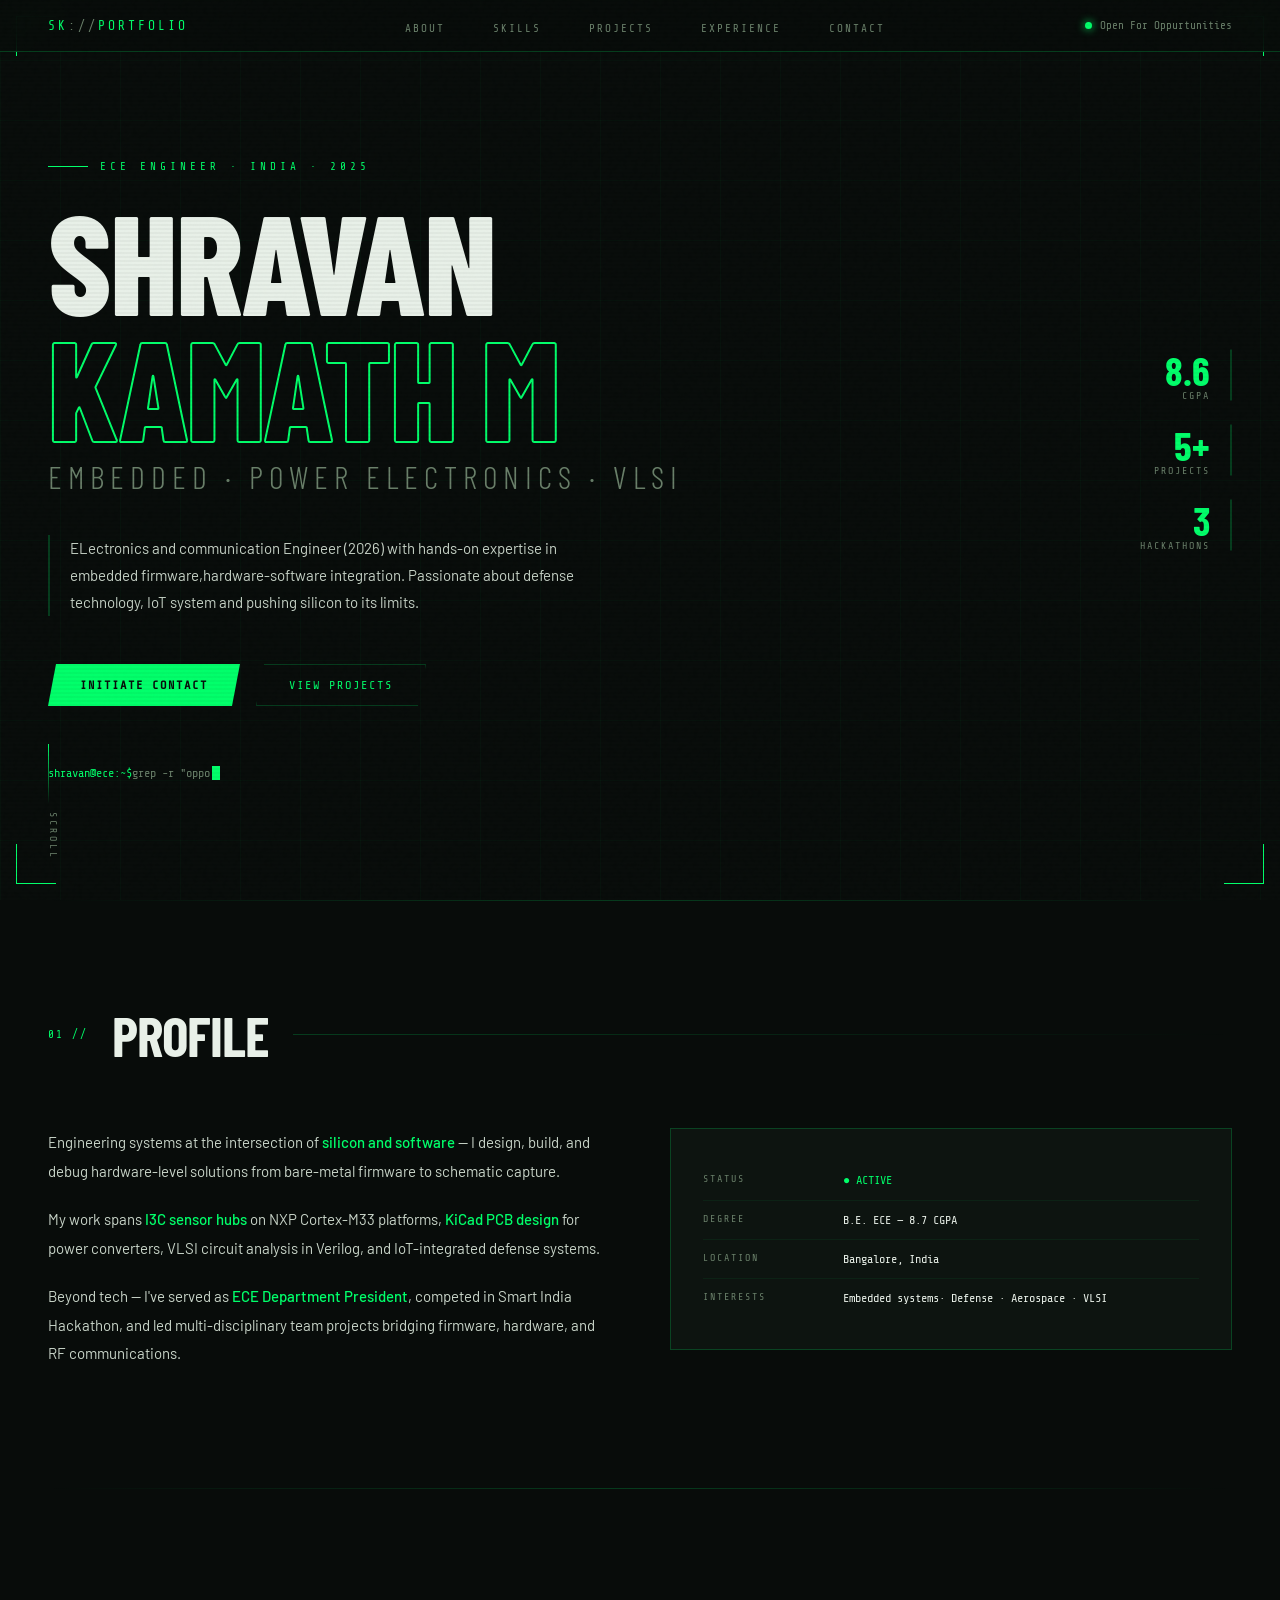
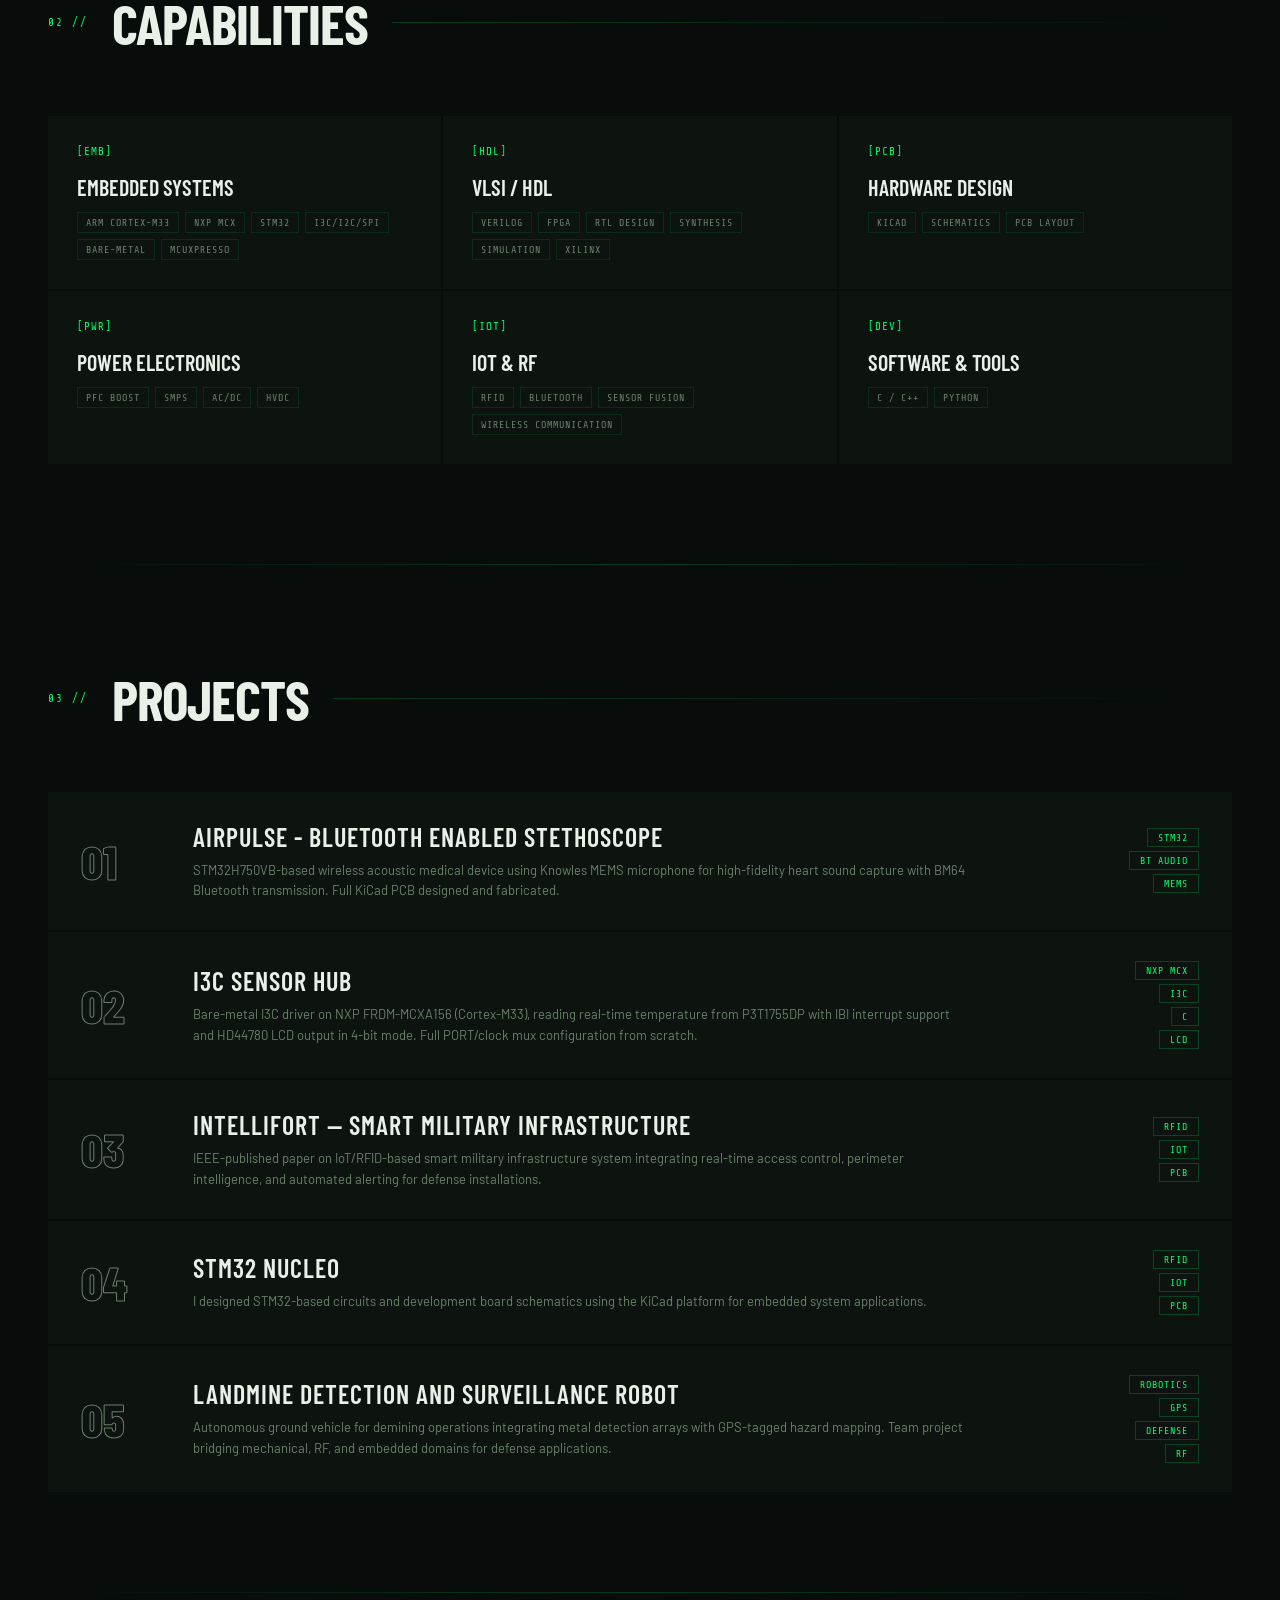
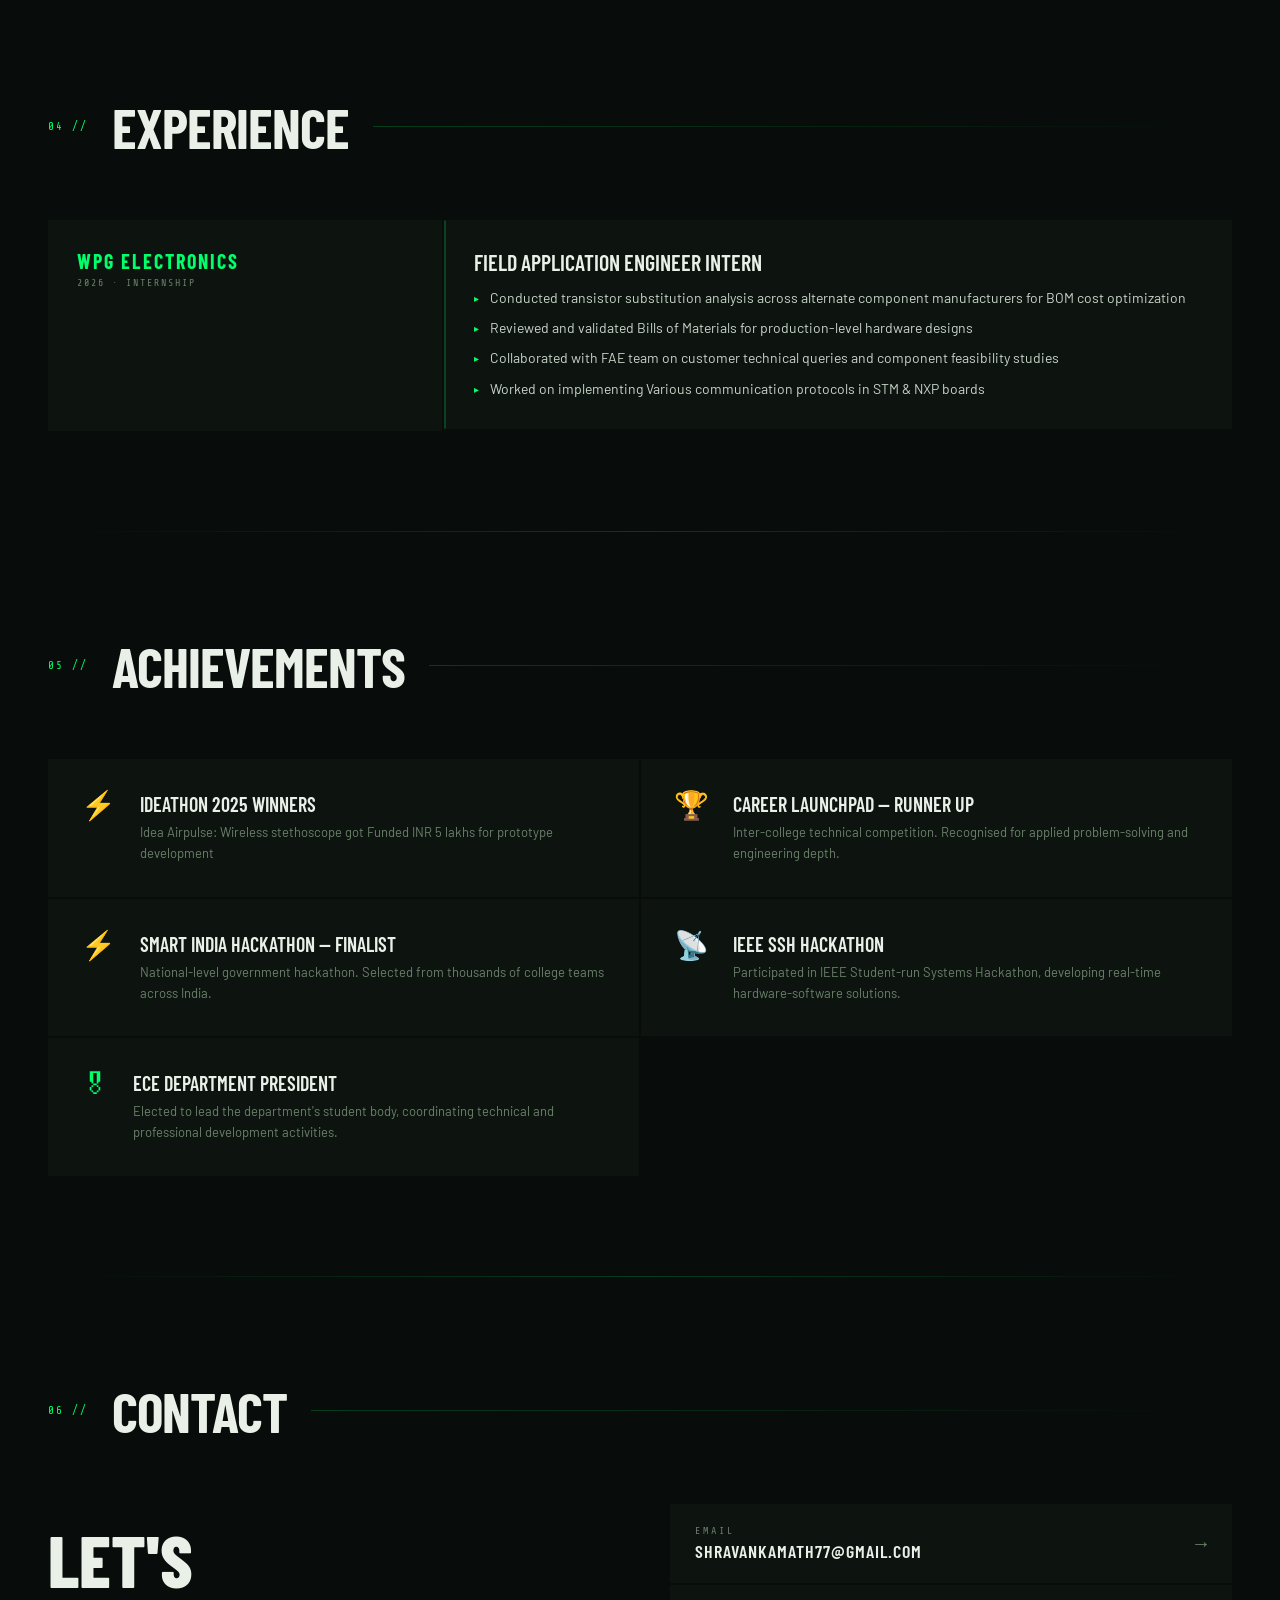
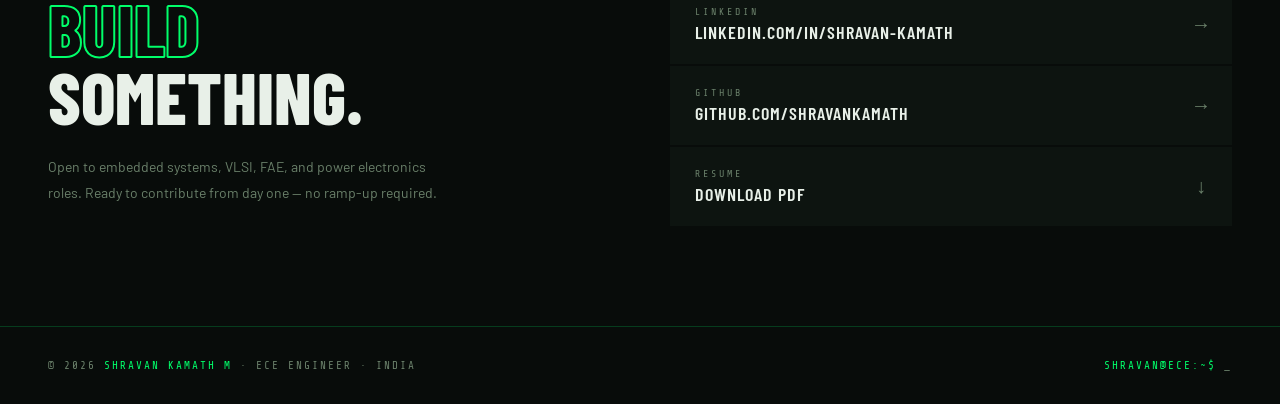
<file: index.html>
<!DOCTYPE html>
<html lang="en">
<head>
<meta charset="UTF-8">
<meta name="viewport" content="width=device-width, initial-scale=1.0">
<title>Shravan Kamath — ECE Engineer</title>
<link href="https://fonts.googleapis.com/css2?family=Share+Tech+Mono&family=Barlow+Condensed:wght@300;400;600;700;800&family=Barlow:wght@300;400;500&display=swap" rel="stylesheet">
<style>
  :root {
    --bg: #080c0a;
    --bg2: #0d1410;
    --bg3: #111a14;
    --green: #00ff6a;
    --green-dim: #00cc55;
    --green-ghost: rgba(0,255,106,0.08);
    --green-border: rgba(0,255,106,0.2);
    --amber: #ffa500;
    --text: #c8d4c8;
    --text-dim: #6a806a;
    --text-bright: #e8f0e8;
    --red: #ff3c3c;
    --mono: 'Share Tech Mono', monospace;
    --display: 'Barlow Condensed', sans-serif;
    --body: 'Barlow', sans-serif;
  }

  *, *::before, *::after { box-sizing: border-box; margin: 0; padding: 0; }

  html { scroll-behavior: smooth; }

  body {
    background: var(--bg);
    color: var(--text);
    font-family: var(--body);
    overflow-x: hidden;
    cursor: crosshair;
  }

  /* NOISE OVERLAY */
  body::before {
    content: '';
    position: fixed; inset: 0;
    background-image: url("data:image/svg+xml,%3Csvg viewBox='0 0 200 200' xmlns='http://www.w3.org/2000/svg'%3E%3Cfilter id='n'%3E%3CfeTurbulence type='fractalNoise' baseFrequency='0.9' numOctaves='4' stitchTiles='stitch'/%3E%3C/filter%3E%3Crect width='100%25' height='100%25' filter='url(%23n)' opacity='0.04'/%3E%3C/svg%3E");
    pointer-events: none;
    z-index: 9999;
    opacity: 0.4;
  }

  /* SCANLINE */
  body::after {
    content: '';
    position: fixed; inset: 0;
    background: repeating-linear-gradient(0deg, transparent, transparent 2px, rgba(0,0,0,0.03) 2px, rgba(0,0,0,0.03) 4px);
    pointer-events: none;
    z-index: 9998;
  }

  /* CIRCUIT GRID BG */
  .grid-bg {
    position: fixed; inset: 0;
    background-image:
      linear-gradient(var(--green-border) 1px, transparent 1px),
      linear-gradient(90deg, var(--green-border) 1px, transparent 1px);
    background-size: 60px 60px;
    opacity: 0.15;
    pointer-events: none;
    z-index: 0;
  }

  /* NAV */
  nav {
    position: fixed; top: 0; left: 0; right: 0;
    z-index: 100;
    display: flex; align-items: center; justify-content: space-between;
    padding: 16px 48px;
    background: rgba(8,12,10,0.85);
    backdrop-filter: blur(12px);
    border-bottom: 1px solid var(--green-border);
  }

  .nav-logo {
    font-family: var(--mono);
    font-size: 13px;
    color: var(--green);
    letter-spacing: 3px;
  }

  .nav-logo span { color: var(--text-dim); }

  .nav-links {
    display: flex; gap: 32px;
    list-style: none;
  }

  .nav-links a {
    font-family: var(--mono);
    font-size: 11px;
    letter-spacing: 2px;
    color: var(--text-dim);
    text-decoration: none;
    text-transform: uppercase;
    transition: color 0.2s;
    position: relative;
  }

  .nav-links a::before {
    content: '> ';
    color: var(--green);
    opacity: 0;
    transition: opacity 0.2s;
  }

  .nav-links a:hover { color: var(--green); }
  .nav-links a:hover::before { opacity: 1; }

  .nav-status {
    font-family: var(--mono);
    font-size: 11px;
    color: var(--text-dim);
    display: flex; align-items: center; gap: 8px;
  }

  .status-dot {
    width: 7px; height: 7px;
    border-radius: 50%;
    background: var(--green);
    box-shadow: 0 0 8px var(--green);
    animation: pulse 2s infinite;
  }

  @keyframes pulse {
    0%, 100% { opacity: 1; }
    50% { opacity: 0.3; }
  }

  /* HERO */
  .hero {
    min-height: 100vh;
    display: flex; align-items: center;
    padding: 120px 48px 80px;
    position: relative;
    z-index: 1;
  }

  .hero-content { max-width: 900px; }

  .hero-label {
    font-family: var(--mono);
    font-size: 11px;
    color: var(--green);
    letter-spacing: 4px;
    text-transform: uppercase;
    margin-bottom: 24px;
    display: flex; align-items: center; gap: 12px;
  }

  .hero-label::before {
    content: '';
    display: block;
    width: 40px; height: 1px;
    background: var(--green);
  }

  .hero-name {
    font-family: var(--display);
    font-size: clamp(72px, 12vw, 140px);
    font-weight: 800;
    line-height: 0.9;
    color: var(--text-bright);
    text-transform: uppercase;
    letter-spacing: -2px;
    margin-bottom: 8px;
  }

  .hero-name .highlight {
    color: transparent;
    -webkit-text-stroke: 2px var(--green);
  }

  .hero-title {
    font-family: var(--display);
    font-size: clamp(20px, 3vw, 32px);
    font-weight: 300;
    color: var(--text-dim);
    letter-spacing: 6px;
    text-transform: uppercase;
    margin-bottom: 40px;
  }

  .hero-desc {
    font-size: 15px;
    color: var(--text);
    max-width: 560px;
    line-height: 1.8;
    margin-bottom: 48px;
    border-left: 2px solid var(--green-border);
    padding-left: 20px;
  }

  .hero-cta {
    display: flex; gap: 16px; flex-wrap: wrap;
  }

  .btn-primary {
    font-family: var(--mono);
    font-size: 12px;
    letter-spacing: 2px;
    text-transform: uppercase;
    background: var(--green);
    color: var(--bg);
    padding: 14px 32px;
    text-decoration: none;
    font-weight: bold;
    clip-path: polygon(8px 0%, 100% 0%, calc(100% - 8px) 100%, 0% 100%);
    transition: all 0.2s;
  }

  .btn-primary:hover {
    background: var(--text-bright);
    transform: translateY(-2px);
  }

  .btn-outline {
    font-family: var(--mono);
    font-size: 12px;
    letter-spacing: 2px;
    text-transform: uppercase;
    background: transparent;
    color: var(--green);
    padding: 13px 32px;
    text-decoration: none;
    border: 1px solid var(--green-border);
    clip-path: polygon(8px 0%, 100% 0%, calc(100% - 8px) 100%, 0% 100%);
    transition: all 0.2s;
  }

  .btn-outline:hover {
    background: var(--green-ghost);
    border-color: var(--green);
  }

  /* HERO SIDE STATS */
  .hero-side {
    position: absolute; right: 48px; top: 50%;
    transform: translateY(-50%);
    display: flex; flex-direction: column; gap: 24px;
  }

  .stat-block {
    text-align: right;
    border-right: 2px solid var(--green-border);
    padding-right: 20px;
  }

  .stat-num {
    font-family: var(--display);
    font-size: 40px;
    font-weight: 700;
    color: var(--green);
    line-height: 1;
  }

  .stat-label {
    font-family: var(--mono);
    font-size: 10px;
    color: var(--text-dim);
    letter-spacing: 2px;
    text-transform: uppercase;
  }

  /* TERMINAL LINE */
  .terminal-line {
    font-family: var(--mono);
    font-size: 12px;
    color: var(--text-dim);
    margin-top: 60px;
    display: flex; align-items: center; gap: 0;
  }

  .terminal-line .prompt { color: var(--green); }

  .cursor {
    display: inline-block;
    width: 8px; height: 14px;
    background: var(--green);
    margin-left: 2px;
    animation: blink 1s step-end infinite;
    vertical-align: middle;
  }

  @keyframes blink { 0%, 100% { opacity: 1; } 50% { opacity: 0; } }

  /* SECTIONS */
  section {
    padding: 100px 48px;
    position: relative;
    z-index: 1;
  }

  .section-header {
    display: flex; align-items: center; gap: 24px;
    margin-bottom: 60px;
  }

  .section-num {
    font-family: var(--mono);
    font-size: 11px;
    color: var(--green);
    letter-spacing: 2px;
  }

  .section-title {
    font-family: var(--display);
    font-size: clamp(36px, 5vw, 56px);
    font-weight: 700;
    color: var(--text-bright);
    text-transform: uppercase;
    letter-spacing: -1px;
  }

  .section-line {
    flex: 1;
    height: 1px;
    background: linear-gradient(90deg, var(--green-border), transparent);
  }

  /* ABOUT */
  .about-grid {
    display: grid;
    grid-template-columns: 1fr 1fr;
    gap: 60px;
    align-items: start;
  }

  .about-text p {
    font-size: 15px;
    line-height: 1.9;
    color: var(--text);
    margin-bottom: 20px;
  }

  .about-text p strong { color: var(--green); font-weight: 500; }

  .spec-table {
    background: var(--bg2);
    border: 1px solid var(--green-border);
    padding: 32px;
  }

  .spec-row {
    display: flex;
    border-bottom: 1px solid rgba(0,255,106,0.06);
    padding: 12px 0;
  }

  .spec-row:last-child { border-bottom: none; }

  .spec-key {
    font-family: var(--mono);
    font-size: 10px;
    color: var(--text-dim);
    letter-spacing: 2px;
    text-transform: uppercase;
    width: 140px;
    flex-shrink: 0;
  }

  .spec-val {
    font-family: var(--mono);
    font-size: 12px;
    color: var(--text-bright);
  }

  .spec-val .green { color: var(--green); }

  /* SKILLS */
  .skills-grid {
    display: grid;
    grid-template-columns: repeat(3, 1fr);
    gap: 2px;
  }

  .skill-card {
    background: var(--bg2);
    padding: 28px;
    border: 1px solid transparent;
    transition: all 0.3s;
    position: relative;
    overflow: hidden;
  }

  .skill-card::before {
    content: '';
    position: absolute; top: 0; left: 0;
    width: 3px; height: 0;
    background: var(--green);
    transition: height 0.3s;
  }

  .skill-card:hover {
    border-color: var(--green-border);
    background: var(--bg3);
    transform: translateY(-4px);
  }

  .skill-card:hover::before { height: 100%; }

  .skill-icon {
    font-family: var(--mono);
    font-size: 11px;
    color: var(--green);
    letter-spacing: 1px;
    margin-bottom: 16px;
  }

  .skill-name {
    font-family: var(--display);
    font-size: 22px;
    font-weight: 600;
    color: var(--text-bright);
    text-transform: uppercase;
    margin-bottom: 12px;
  }

  .skill-tags {
    display: flex; flex-wrap: wrap; gap: 6px;
  }

  .tag {
    font-family: var(--mono);
    font-size: 10px;
    color: var(--text-dim);
    letter-spacing: 1px;
    padding: 4px 8px;
    border: 1px solid rgba(0,255,106,0.1);
    text-transform: uppercase;
  }

  /* PROJECTS */
  .projects-list {
    display: flex; flex-direction: column; gap: 2px;
  }

  .project-item {
    display: grid;
    grid-template-columns: 80px 1fr 200px;
    align-items: center;
    gap: 32px;
    padding: 28px 32px;
    background: var(--bg2);
    border: 1px solid transparent;
    transition: all 0.3s;
    cursor: pointer;
  }

  .project-item:hover {
    background: var(--bg3);
    border-color: var(--green-border);
    transform: translateX(8px);
  }

  .project-num {
    font-family: var(--display);
    font-size: 48px;
    font-weight: 800;
    color: transparent;
    -webkit-text-stroke: 1px var(--text-dim);
    line-height: 1;
  }

  .project-item:hover .project-num {
    -webkit-text-stroke-color: var(--green);
  }

  .project-title {
    font-family: var(--display);
    font-size: 26px;
    font-weight: 600;
    color: var(--text-bright);
    text-transform: uppercase;
    letter-spacing: 1px;
    margin-bottom: 8px;
  }

  .project-desc {
    font-size: 13px;
    color: var(--text-dim);
    line-height: 1.6;
  }

  .project-tech {
    display: flex; flex-direction: column; gap: 4px; align-items: flex-end;
  }

  .tech-pill {
    font-family: var(--mono);
    font-size: 10px;
    color: var(--green);
    letter-spacing: 1px;
    padding: 3px 10px;
    border: 1px solid var(--green-border);
    text-transform: uppercase;
  }

  /* EXPERIENCE */
  .exp-grid {
    display: grid;
    grid-template-columns: 1fr 2fr;
    gap: 4px;
  }

  .exp-item {
    display: contents;
  }

  .exp-left {
    background: var(--bg2);
    padding: 28px;
    border: 1px solid transparent;
    border-right: none;
  }

  .exp-right {
    background: var(--bg2);
    padding: 28px;
    border: 1px solid transparent;
    border-left: 2px solid var(--green-border);
    margin-bottom: 2px;
  }

  .exp-company {
    font-family: var(--display);
    font-size: 20px;
    font-weight: 700;
    color: var(--green);
    text-transform: uppercase;
    letter-spacing: 2px;
    margin-bottom: 4px;
  }

  .exp-period {
    font-family: var(--mono);
    font-size: 10px;
    color: var(--text-dim);
    letter-spacing: 2px;
  }

  .exp-role {
    font-family: var(--display);
    font-size: 22px;
    font-weight: 600;
    color: var(--text-bright);
    text-transform: uppercase;
    margin-bottom: 12px;
  }

  .exp-bullets {
    list-style: none;
    display: flex; flex-direction: column; gap: 8px;
  }

  .exp-bullets li {
    font-size: 14px;
    color: var(--text);
    line-height: 1.6;
    padding-left: 16px;
    position: relative;
  }

  .exp-bullets li::before {
    content: '▸';
    position: absolute; left: 0;
    color: var(--green);
    font-size: 10px;
    top: 3px;
  }

  /* ACHIEVEMENTS */
  .ach-grid {
    display: grid;
    grid-template-columns: repeat(2, 1fr);
    gap: 2px;
  }

  .ach-item {
    background: var(--bg2);
    padding: 32px;
    border: 1px solid transparent;
    display: flex; gap: 24px;
    align-items: flex-start;
    transition: all 0.3s;
  }

  .ach-item:hover {
    border-color: var(--green-border);
    background: var(--bg3);
  }

  .ach-icon {
    font-family: var(--mono);
    font-size: 28px;
    line-height: 1;
    color: var(--green);
    flex-shrink: 0;
  }

  .ach-title {
    font-family: var(--display);
    font-size: 20px;
    font-weight: 600;
    color: var(--text-bright);
    text-transform: uppercase;
    margin-bottom: 6px;
  }

  .ach-desc {
    font-size: 13px;
    color: var(--text-dim);
    line-height: 1.6;
  }

  /* CONTACT */
  .contact-wrapper {
    display: grid;
    grid-template-columns: 1fr 1fr;
    gap: 60px;
    align-items: center;
  }

  .contact-text .big {
    font-family: var(--display);
    font-size: clamp(40px, 6vw, 72px);
    font-weight: 800;
    color: var(--text-bright);
    text-transform: uppercase;
    line-height: 0.95;
    margin-bottom: 24px;
  }

  .contact-text .big .hollow {
    color: transparent;
    -webkit-text-stroke: 2px var(--green);
  }

  .contact-text p {
    font-size: 14px;
    color: var(--text-dim);
    line-height: 1.8;
    max-width: 400px;
  }

  .contact-links {
    display: flex; flex-direction: column; gap: 2px;
  }

  .contact-link {
    display: flex; align-items: center; justify-content: space-between;
    padding: 20px 24px;
    background: var(--bg2);
    border: 1px solid transparent;
    text-decoration: none;
    transition: all 0.3s;
    group: true;
  }

  .contact-link:hover {
    border-color: var(--green-border);
    background: var(--bg3);
    transform: translateX(8px);
  }

  .contact-link-label {
    font-family: var(--mono);
    font-size: 10px;
    color: var(--text-dim);
    letter-spacing: 3px;
    text-transform: uppercase;
    margin-bottom: 4px;
  }

  .contact-link-val {
    font-family: var(--display);
    font-size: 18px;
    font-weight: 600;
    color: var(--text-bright);
    text-transform: uppercase;
    letter-spacing: 1px;
  }

  .contact-link:hover .contact-link-val { color: var(--green); }

  .contact-arrow {
    font-family: var(--mono);
    color: var(--text-dim);
    font-size: 20px;
    transition: all 0.3s;
  }

  .contact-link:hover .contact-arrow {
    color: var(--green);
    transform: translateX(4px);
  }

  /* FOOTER */
  footer {
    padding: 32px 48px;
    border-top: 1px solid var(--green-border);
    display: flex; justify-content: space-between; align-items: center;
    position: relative; z-index: 1;
  }

  .footer-text {
    font-family: var(--mono);
    font-size: 11px;
    color: var(--text-dim);
    letter-spacing: 2px;
  }

  .footer-text span { color: var(--green); }

  /* SECTION DIVIDER */
  .divider {
    height: 1px;
    background: linear-gradient(90deg, transparent, var(--green-border), transparent);
    margin: 0 48px;
    position: relative; z-index: 1;
  }

  /* ANIMATIONS */
  .fade-in {
    opacity: 0;
    transform: translateY(24px);
    transition: all 0.7s cubic-bezier(0.16, 1, 0.3, 1);
  }

  .fade-in.visible {
    opacity: 1;
    transform: translateY(0);
  }

  /* SCROLL INDICATOR */
  .scroll-ind {
    position: absolute; bottom: 40px; left: 48px;
    display: flex; flex-direction: column; align-items: flex-start; gap: 8px;
  }

  .scroll-line {
    width: 1px; height: 60px;
    background: linear-gradient(180deg, var(--green), transparent);
    animation: scrollDown 2s infinite;
  }

  .scroll-text {
    font-family: var(--mono);
    font-size: 10px;
    color: var(--text-dim);
    letter-spacing: 3px;
    text-transform: uppercase;
    writing-mode: vertical-rl;
  }

  @keyframes scrollDown {
    0% { transform: scaleY(0); transform-origin: top; }
    50% { transform: scaleY(1); transform-origin: top; }
    51% { transform: scaleY(1); transform-origin: bottom; }
    100% { transform: scaleY(0); transform-origin: bottom; }
  }

  /* CORNER DECORATION */
  .corner-deco {
    position: absolute;
    width: 40px; height: 40px;
    pointer-events: none;
  }

  .corner-deco.tl { top: 16px; left: 16px; border-top: 1px solid var(--green); border-left: 1px solid var(--green); }
  .corner-deco.tr { top: 16px; right: 16px; border-top: 1px solid var(--green); border-right: 1px solid var(--green); }
  .corner-deco.bl { bottom: 16px; left: 16px; border-bottom: 1px solid var(--green); border-left: 1px solid var(--green); }
  .corner-deco.br { bottom: 16px; right: 16px; border-bottom: 1px solid var(--green); border-right: 1px solid var(--green); }

  @media (max-width: 900px) {
    nav { padding: 14px 24px; }
    .nav-links { display: none; }
    .hero { padding: 100px 24px 60px; }
    .hero-side { display: none; }
    section { padding: 60px 24px; }
    .about-grid, .contact-wrapper { grid-template-columns: 1fr; gap: 32px; }
    .skills-grid { grid-template-columns: 1fr; }
    .project-item { grid-template-columns: 60px 1fr; }
    .project-tech { display: none; }
    .ach-grid { grid-template-columns: 1fr; }
    .exp-grid { grid-template-columns: 1fr; }
    .exp-left, .exp-right { border: 1px solid var(--green-border); margin-bottom: 2px; }
    footer { flex-direction: column; gap: 8px; text-align: center; }
    .divider { margin: 0 24px; }
    .scroll-ind { display: none; }
  }
</style>
</head>
<body>

<div class="grid-bg"></div>

<!-- NAV -->
<nav>
  <div class="nav-logo">SK<span>://</span>PORTFOLIO</div>
  <ul class="nav-links">
    <li><a href="#about">About</a></li>
    <li><a href="#skills">Skills</a></li>
    <li><a href="#projects">Projects</a></li>
    <li><a href="#experience">Experience</a></li>
    <li><a href="#contact">Contact</a></li>
  </ul>
  <div class="nav-status">
    <div class="status-dot"></div>
    Open For Oppurtunities
  </div>
</nav>

<!-- HERO -->
<section class="hero" id="hero">
  <div class="corner-deco tl"></div>
  <div class="corner-deco tr"></div>
  <div class="corner-deco bl"></div>
  <div class="corner-deco br"></div>

  <div class="hero-content">
    <div class="hero-label">ECE Engineer · India · 2025</div>
    <div class="hero-name">
      SHRAVAN<br>
      <span class="highlight">KAMATH</span>
      <span class="highlight">M</span>
    </div>
    <div class="hero-title">Embedded · Power Electronics · VLSI </div>
    <p class="hero-desc">
      ELectronics and communication Engineer (2026) with hands-on expertise in embedded firmware,hardware-software integration. Passionate about defense technology, IoT system  and pushing silicon to its limits.
    </p>
    <div class="hero-cta">
      <a href="#contact" class="btn-primary">INITIATE CONTACT</a>
      <a href="#projects" class="btn-outline">VIEW PROJECTS</a>
    </div>
    <div class="terminal-line">
      <span class="prompt">shravan@ece:~$ </span>
      <span id="typed-text"></span><span class="cursor"></span>
    </div>
  </div>

  <div class="hero-side">
    <div class="stat-block">
      <div class="stat-num">8.6</div>
      <div class="stat-label">CGPA</div>
    </div>
    <div class="stat-block">
      <div class="stat-num">5+</div>
      <div class="stat-label">Projects</div>
    </div>
    <div class="stat-block">
      <div class="stat-num">3</div>
      <div class="stat-label">Hackathons</div>
    </div>
  </div>

  <div class="scroll-ind">
    <div class="scroll-line"></div>
    <div class="scroll-text">SCROLL</div>
  </div>
</section>

<div class="divider"></div>

<!-- ABOUT -->
<section id="about">
  <div class="section-header fade-in">
    <span class="section-num">01 //</span>
    <h2 class="section-title">PROFILE</h2>
    <div class="section-line"></div>
  </div>
  <div class="about-grid">
    <div class="about-text fade-in">
      <p>
        Engineering systems at the intersection of <strong>silicon and software</strong> — I design, build, and debug hardware-level solutions from bare-metal firmware to schematic capture.
      </p>
      <p>
        My work spans <strong>I3C sensor hubs</strong> on NXP Cortex-M33 platforms, <strong>KiCad PCB design</strong> for power converters, VLSI circuit analysis in Verilog, and IoT-integrated defense systems.
      </p>
      <p>
        Beyond tech — I've served as <strong>ECE Department President</strong>, competed in Smart India Hackathon, and led multi-disciplinary team projects bridging firmware, hardware, and RF communications.
      </p>
    </div>
    <div class="spec-table fade-in">
      <div class="spec-row">
        <span class="spec-key">STATUS</span>
        <span class="spec-val"><span class="green">● ACTIVE</span>
      </div>
      <div class="spec-row">
        <span class="spec-key">DEGREE</span>
        <span class="spec-val">B.E. ECE — 8.7 CGPA</span>
      </div>
      
      <div class="spec-row">
        <span class="spec-key">LOCATION</span>
        <span class="spec-val">Bangalore, India</span>
      </div>
      <div class="spec-row">
        <span class="spec-key">INTERESTS</span>
        <span class="spec-val"> Embedded systems· Defense · Aerospace · VLSI</span>
      </div>
    </div>
  </div>
</section>

<div class="divider"></div>

<!-- SKILLS -->
<section id="skills">
  <div class="section-header fade-in">
    <span class="section-num">02 //</span>
    <h2 class="section-title">CAPABILITIES</h2>
    <div class="section-line"></div>
  </div>
  <div class="skills-grid">
    <div class="skill-card fade-in">
      <div class="skill-icon">[EMB]</div>
      <div class="skill-name">Embedded Systems</div>
      <div class="skill-tags">
        <span class="tag">ARM Cortex-M33</span>
        <span class="tag">NXP MCX</span>
        <span class="tag">STM32</span>
        <span class="tag">I3C/I2C/SPI</span>
        <span class="tag">Bare-Metal</span>
        <span class="tag">MCUXpresso</span>
      </div>
    </div>
    <div class="skill-card fade-in" style="transition-delay:0.1s">
      <div class="skill-icon">[HDL]</div>
      <div class="skill-name">VLSI / HDL</div>
      <div class="skill-tags">
        <span class="tag">Verilog</span>
        <span class="tag">FPGA</span>
        <span class="tag">RTL Design</span>
        <span class="tag">Synthesis</span>
        <span class="tag">Simulation</span>
        <span class="tag">Xilinx</span>
      </div>
    </div>
    <div class="skill-card fade-in" style="transition-delay:0.2s">
      <div class="skill-icon">[PCB]</div>
      <div class="skill-name">Hardware Design</div>
      <div class="skill-tags">
        <span class="tag">KiCad</span>
        <span class="tag">Schematics</span>
        <span class="tag">PCB Layout</span>
      </div>
    </div>
    <div class="skill-card fade-in" style="transition-delay:0.3s">
      <div class="skill-icon">[PWR]</div>
      <div class="skill-name">Power Electronics</div>
      <div class="skill-tags">
        <span class="tag">PFC Boost</span>
        <span class="tag">SMPS</span>
        <span class="tag">AC/DC</span>
        <span class="tag">HVDC</span>
      </div>
    </div>
    <div class="skill-card fade-in" style="transition-delay:0.4s">
      <div class="skill-icon">[IOT]</div>
      <div class="skill-name">IoT & RF</div>
      <div class="skill-tags">
        <span class="tag">RFID</span>
        <span class="tag">Bluetooth</span>
        <span class="tag">Sensor Fusion</span>
        <span class="tag">Wireless communication</span>
      </div>
    </div>
    <div class="skill-card fade-in" style="transition-delay:0.5s">
      <div class="skill-icon">[DEV]</div>
      <div class="skill-name">Software & Tools</div>
      <div class="skill-tags">
        <span class="tag">C / C++</span>
        <span class="tag">Python</span>
      </div>
    </div>
  </div>
</section>

<div class="divider"></div>

<!-- PROJECTS -->
<section id="projects">
  <div class="section-header fade-in">
    <span class="section-num">03 //</span>
    <h2 class="section-title">PROJECTS</h2>
    <div class="section-line"></div>
  </div>
  <div class="projects-list">

    <div class="project-item fade-in" style="transition-delay:0.2s">
      <div class="project-num">01</div>
      <div>
        <div class="project-title">Airpulse - Bluetooth Enabled Stethoscope</div>
        <div class="project-desc">STM32H750VB-based wireless acoustic medical device using Knowles MEMS microphone for high-fidelity heart sound capture with BM64 Bluetooth transmission. Full KiCad PCB designed and fabricated.</div>
      </div>
      <div class="project-tech">
        <span class="tech-pill">STM32</span>
        <span class="tech-pill">BT Audio</span>
        <span class="tech-pill">MEMS</span>
      </div>
      
    </div>

    <div class="project-item fade-in">
      <div class="project-num">02</div>
      <div>
        <div class="project-title">I3C Sensor Hub</div>
        <div class="project-desc">Bare-metal I3C driver on NXP FRDM-MCXA156 (Cortex-M33), reading real-time temperature from P3T1755DP with IBI interrupt support and HD44780 LCD output in 4-bit mode. Full PORT/clock mux configuration from scratch.</div>
      </div>
      <div class="project-tech">
        <span class="tech-pill">NXP MCX</span>
        <span class="tech-pill">I3C</span>
        <span class="tech-pill">C</span>
        <span class="tech-pill">LCD</span>
      </div>
    </div>

    <div class="project-item fade-in" style="transition-delay:0.1s">
      <div class="project-num">03</div>
      <div>
        <div class="project-title">IntelliFort — Smart Military Infrastructure</div>
        <div class="project-desc">IEEE-published paper on IoT/RFID-based smart military infrastructure system integrating real-time access control, perimeter intelligence, and automated alerting for defense installations.</div>
      </div>
      <div class="project-tech">
        <span class="tech-pill">RFID</span>
        <span class="tech-pill">IoT</span>
        <span class="tech-pill">PCB</span>
      </div>
    </div>

    <div class="project-item fade-in" style="transition-delay:0.1s">
      <div class="project-num">04</div>
      <div>
        <div class="project-title">STM32 NUCLEO</div>
        <div class="project-desc">I designed STM32-based circuits and development board schematics using the KiCad platform for embedded system applications.
</div>
      </div>
      <div class="project-tech">
        <span class="tech-pill">RFID</span>
        <span class="tech-pill">IoT</span>
        <span class="tech-pill">PCB</span>
      </div>
    </div>

    

    <div class="project-item fade-in" style="transition-delay:0.4s">
      <div class="project-num">05</div>
      <div>
        <div class="project-title">Landmine Detection and surveillance Robot</div>
        <div class="project-desc">Autonomous ground vehicle for demining operations integrating metal detection arrays with GPS-tagged hazard mapping. Team project bridging mechanical, RF, and embedded domains for defense applications.</div>
      </div>
      <div class="project-tech">
        <span class="tech-pill">Robotics</span>
        <span class="tech-pill">GPS</span>
        <span class="tech-pill">Defense</span>
        <span class="tech-pill">RF</span>
      </div>
    </div>

  </div>
</section>

<div class="divider"></div>

<!-- EXPERIENCE -->
<section id="experience">
  <div class="section-header fade-in">
    <span class="section-num">04 //</span>
    <h2 class="section-title">EXPERIENCE</h2>
    <div class="section-line"></div>
  </div>
  <div style="display:flex;flex-direction:column;gap:2px;">

    <div style="display:grid;grid-template-columns:1fr 2fr;gap:2px;" class="fade-in">
      <div class="exp-left">
        <div class="exp-company">WPG Electronics</div>
        <div class="exp-period">2026 · INTERNSHIP</div>
      </div>
      <div class="exp-right">
        <div class="exp-role">Field Application Engineer Intern</div>
        <ul class="exp-bullets">
          <li>Conducted transistor substitution analysis across alternate component manufacturers for BOM cost optimization</li>
          <li>Reviewed and validated Bills of Materials for production-level hardware designs</li>
          <li>Collaborated with FAE team on customer technical queries and component feasibility studies</li>
          <li>Worked on implementing Various communication protocols in STM & NXP boards </li>
        </ul>
      </div>
    </div>
  </div>
</section>

<div class="divider"></div>

<!-- ACHIEVEMENTS -->
<section id="achievements">
  <div class="section-header fade-in">
    <span class="section-num">05 //</span>
    <h2 class="section-title">ACHIEVEMENTS</h2>
    <div class="section-line"></div>
  </div>
  <div class="ach-grid">
    <div class="ach-item fade-in" style="transition-delay:0.1s">
      <div class="ach-icon">⚡</div>
      <div>
        <div class="ach-title">Ideathon 2025 Winners</div>
        <div class="ach-desc">Idea Airpulse: Wireless stethoscope got Funded INR 5 lakhs for prototype development </div>
      </div>
    </div>
    <div class="ach-item fade-in">
      <div class="ach-icon">🏆</div>
      <div>
        <div class="ach-title">Career Launchpad — Runner UP</div>
        <div class="ach-desc">Inter-college technical competition. Recognised for applied problem-solving and engineering depth.</div>
      </div>
    </div>
    <div class="ach-item fade-in" style="transition-delay:0.1s">
      <div class="ach-icon">⚡</div>
      <div>
        <div class="ach-title">Smart India Hackathon — Finalist</div>
        <div class="ach-desc">National-level government hackathon. Selected from thousands of college teams across India.</div>
      </div>
    </div>
    <div class="ach-item fade-in" style="transition-delay:0.2s">
      <div class="ach-icon">📡</div>
      <div>
        <div class="ach-title">IEEE SSH Hackathon</div>
        <div class="ach-desc">Participated in IEEE Student-run Systems Hackathon, developing real-time hardware-software solutions.</div>
      </div>
    </div>
    <div class="ach-item fade-in" style="transition-delay:0.3s">
      <div class="ach-icon">🎖</div>
      <div>
        <div class="ach-title">ECE Department President</div>
        <div class="ach-desc">Elected to lead the department's student body, coordinating technical and professional development activities.</div>
      </div>
    </div>
  </div>
</section>

<div class="divider"></div>

<!-- CONTACT -->
<section id="contact">
  <div class="section-header fade-in">
    <span class="section-num">06 //</span>
    <h2 class="section-title">CONTACT</h2>
    <div class="section-line"></div>
  </div>
  <div class="contact-wrapper">
    <div class="contact-text fade-in">
      <div class="big">LET'S<br><span class="hollow">BUILD</span><br>SOMETHING.</div>
      <p>Open to embedded systems, VLSI, FAE, and power electronics roles. Ready to contribute from day one — no ramp-up required.</p>
    </div>
    <div class="contact-links fade-in">
      <a href="mailto:shravankamath77@gmail.com" class="contact-link">
        <div>
          <div class="contact-link-label">EMAIL</div>
          <div class="contact-link-val">shravankamath77@gmail.com</div>
        </div>
        <div class="contact-arrow">→</div>
      </a>
      <a href="https://www.linkedin.com/in/shravankamath77/" class="contact-link" target="_blank">
        <div>
          <div class="contact-link-label">LINKEDIN</div>
          <div class="contact-link-val">linkedin.com/in/shravan-kamath</div>
        </div>
        <div class="contact-arrow">→</div>
      </a>
      <a href="https://github.com/ShravanKamath" class="contact-link" target="_blank">
        <div>
          <div class="contact-link-label">GITHUB</div>
          <div class="contact-link-val">github.com/ShravanKamath</div>
        </div>
        <div class="contact-arrow">→</div>
      </a>
      <a href="Shravan_Kamath_Resume.pdf.pdf" class="contact-link">
        <div>
          <div class="contact-link-label">RESUME</div>
          <div class="contact-link-val">Download PDF</div>
        </div>
        <div class="contact-arrow">↓</div>
      </a>
    </div>
  </div>
</section>

<!-- FOOTER -->
<footer>
  <div class="footer-text">
    © 2026 <span>SHRAVAN KAMATH M </span> · ECE ENGINEER · INDIA
  </div>
  <div class="footer-text">
    <span>SHRAVAN@ECE:~$</span> _
  </div>
</footer>

<script>
  // Intersection Observer for fade-in
  const observer = new IntersectionObserver((entries) => {
    entries.forEach(e => {
      if (e.isIntersecting) e.target.classList.add('visible');
    });
  }, { threshold: 0.1 });

  document.querySelectorAll('.fade-in').forEach(el => observer.observe(el));

  // Typed text effect
  const lines = [
    'grep -r "opportunities" ./2025',
    'loaded: embedded_systems.ko',
    'target: TI | NXP | BEL | Renesas',
    'status: READY_TO_DEPLOY'
  ];
  let li = 0, ci = 0;
  const el = document.getElementById('typed-text');

  function type() {
    if (ci < lines[li].length) {
      el.textContent += lines[li][ci++];
      setTimeout(type, 60);
    } else {
      setTimeout(erase, 2200);
    }
  }

  function erase() {
    if (el.textContent.length > 0) {
      el.textContent = el.textContent.slice(0, -1);
      setTimeout(erase, 30);
    } else {
      li = (li + 1) % lines.length;
      ci = 0;
      setTimeout(type, 500);
    }
  }

  setTimeout(type, 1200);
</script>

</body>
</html>
</file>
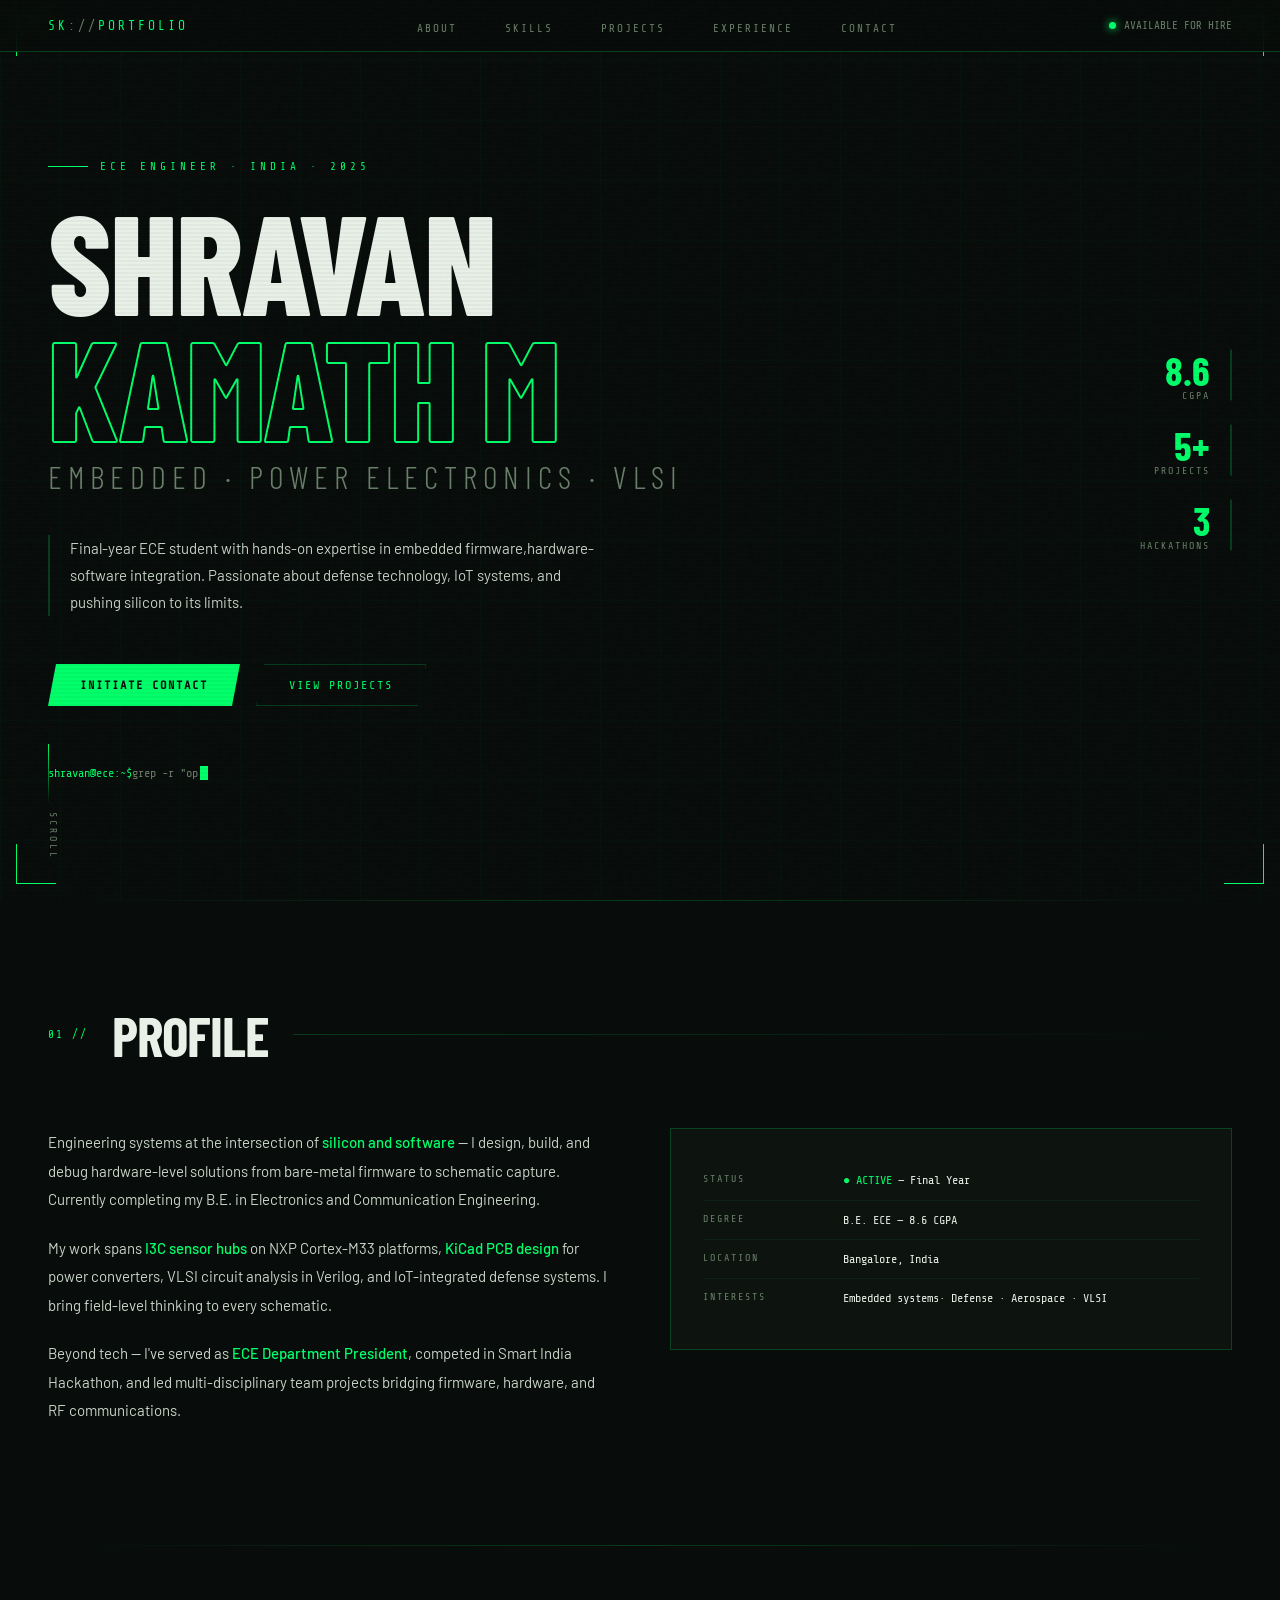
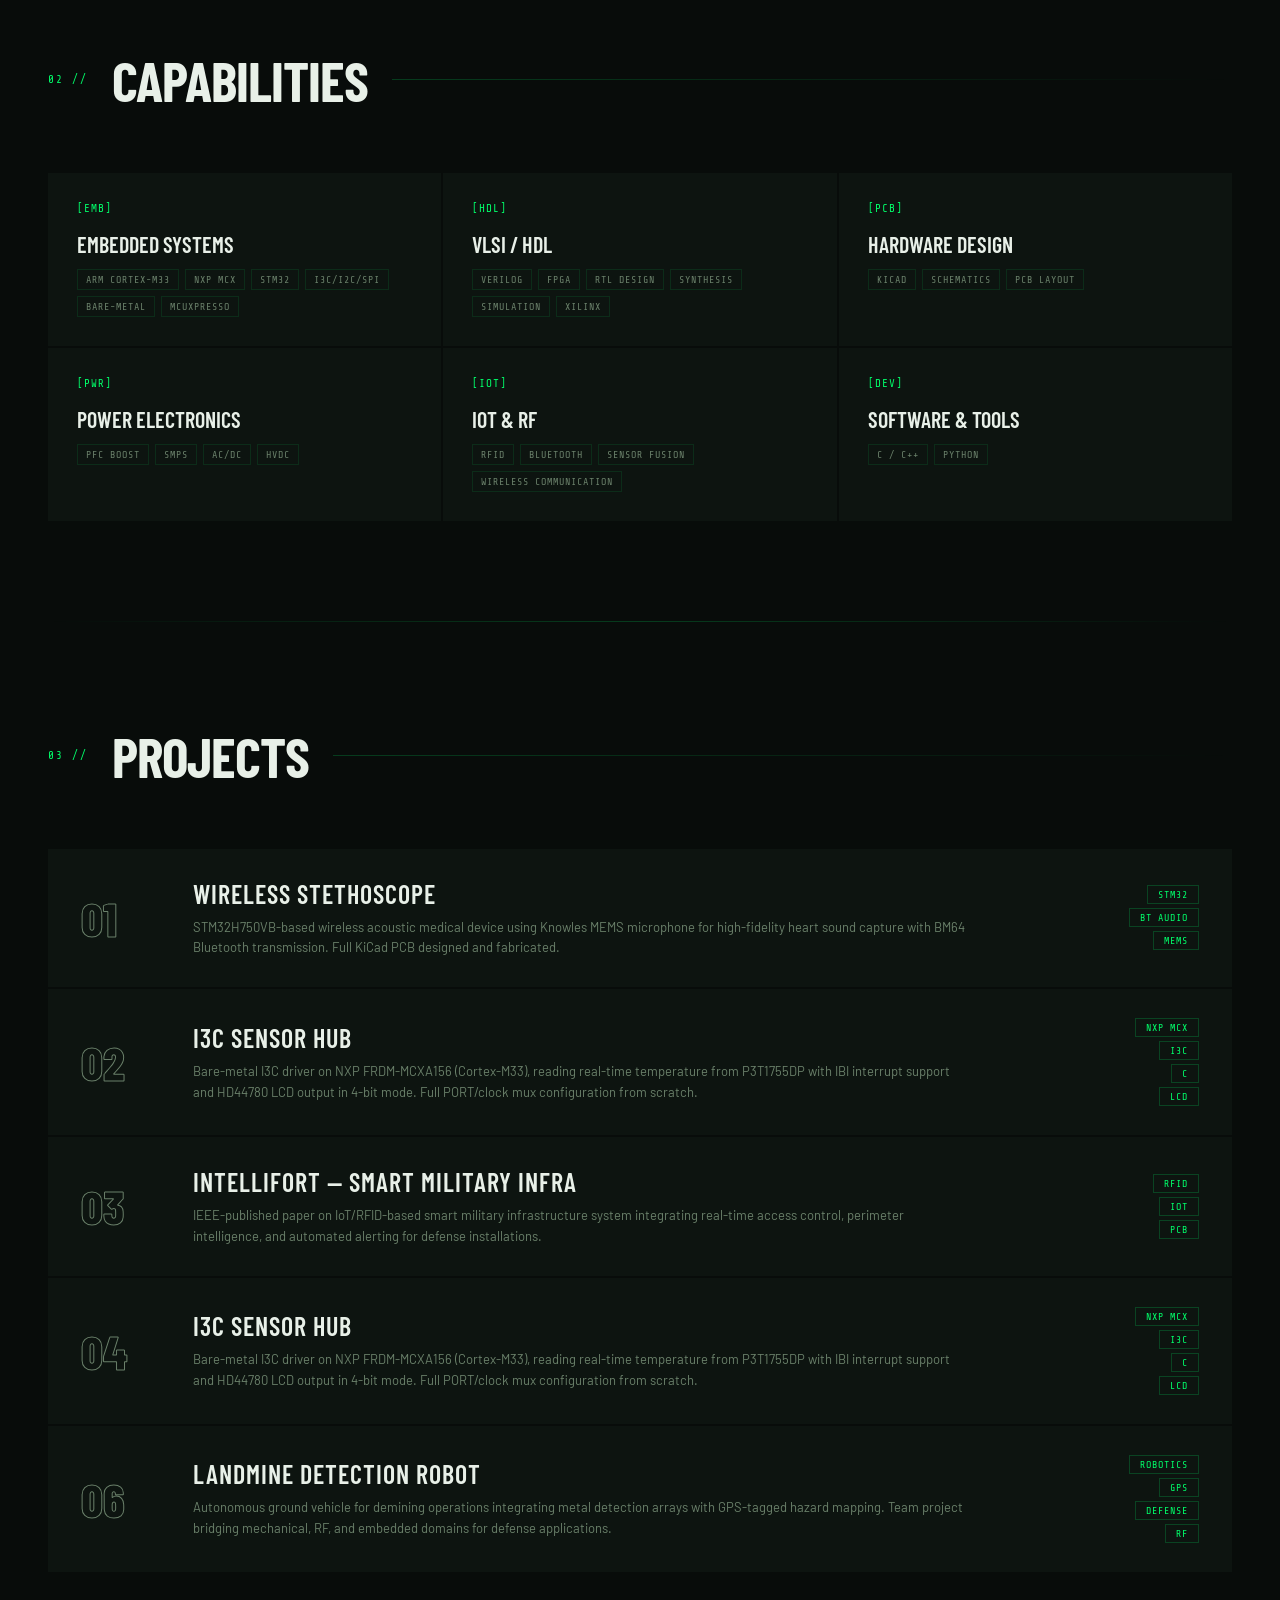
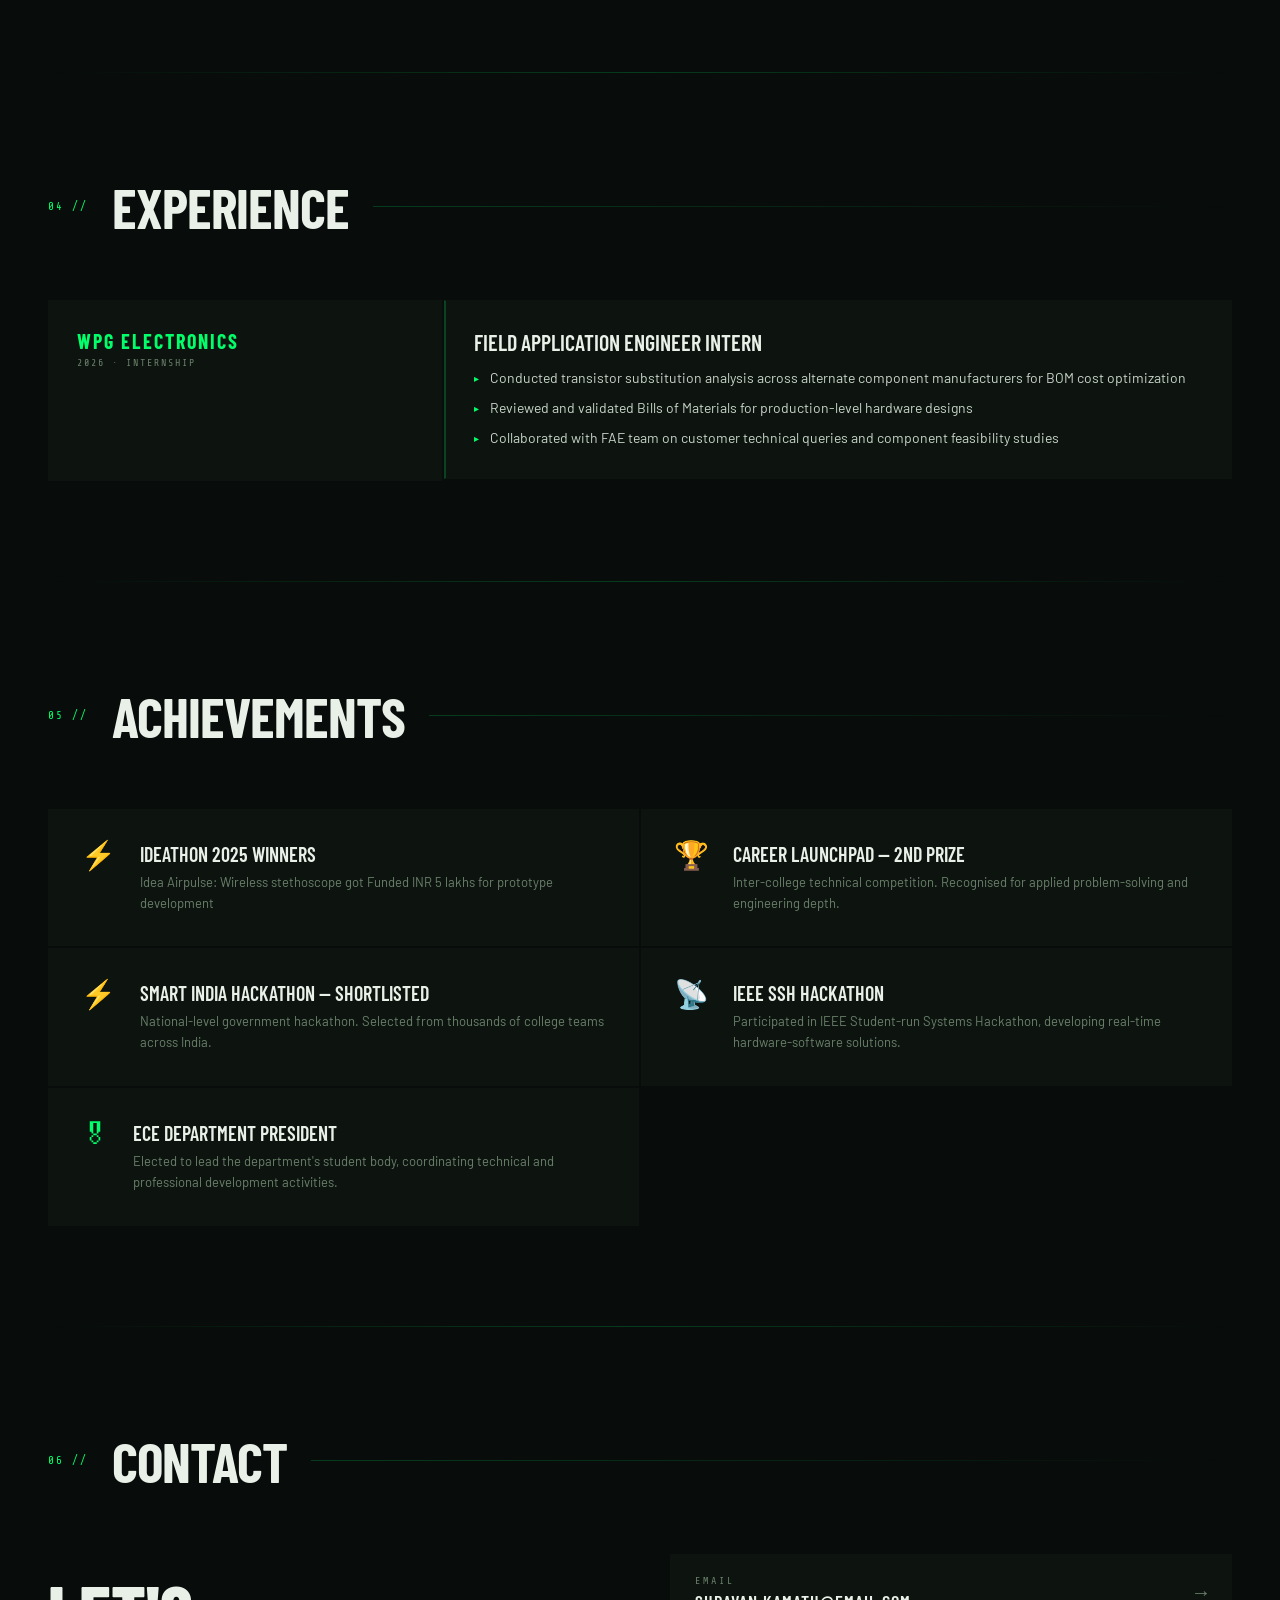
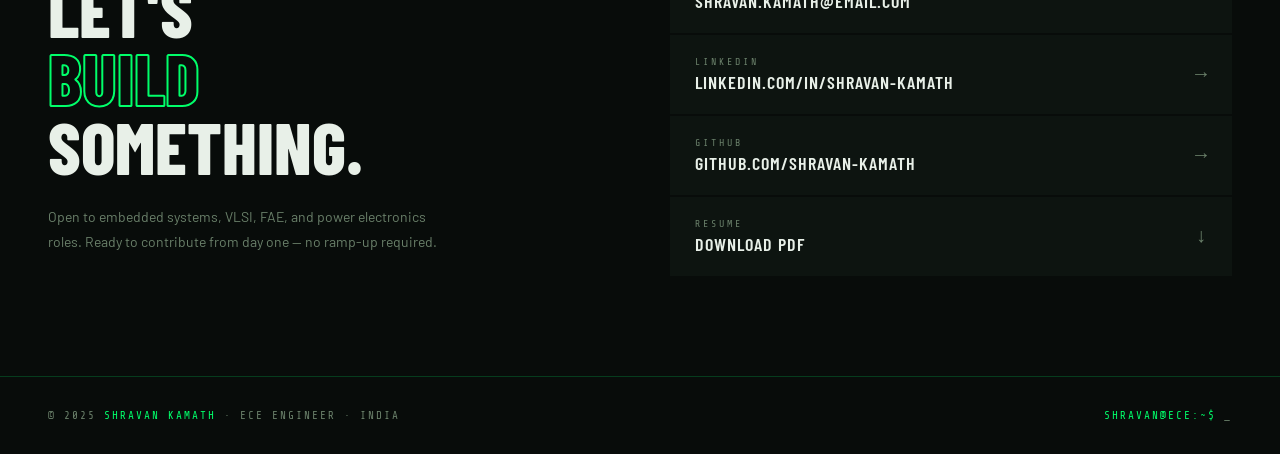
<file: portfolio.html>
<!DOCTYPE html>
<html lang="en">
<head>
<meta charset="UTF-8">
<meta name="viewport" content="width=device-width, initial-scale=1.0">
<title>Shravan Kamath — ECE Engineer</title>
<link href="https://fonts.googleapis.com/css2?family=Share+Tech+Mono&family=Barlow+Condensed:wght@300;400;600;700;800&family=Barlow:wght@300;400;500&display=swap" rel="stylesheet">
<style>
  :root {
    --bg: #080c0a;
    --bg2: #0d1410;
    --bg3: #111a14;
    --green: #00ff6a;
    --green-dim: #00cc55;
    --green-ghost: rgba(0,255,106,0.08);
    --green-border: rgba(0,255,106,0.2);
    --amber: #ffa500;
    --text: #c8d4c8;
    --text-dim: #6a806a;
    --text-bright: #e8f0e8;
    --red: #ff3c3c;
    --mono: 'Share Tech Mono', monospace;
    --display: 'Barlow Condensed', sans-serif;
    --body: 'Barlow', sans-serif;
  }

  *, *::before, *::after { box-sizing: border-box; margin: 0; padding: 0; }

  html { scroll-behavior: smooth; }

  body {
    background: var(--bg);
    color: var(--text);
    font-family: var(--body);
    overflow-x: hidden;
    cursor: crosshair;
  }

  /* NOISE OVERLAY */
  body::before {
    content: '';
    position: fixed; inset: 0;
    background-image: url("data:image/svg+xml,%3Csvg viewBox='0 0 200 200' xmlns='http://www.w3.org/2000/svg'%3E%3Cfilter id='n'%3E%3CfeTurbulence type='fractalNoise' baseFrequency='0.9' numOctaves='4' stitchTiles='stitch'/%3E%3C/filter%3E%3Crect width='100%25' height='100%25' filter='url(%23n)' opacity='0.04'/%3E%3C/svg%3E");
    pointer-events: none;
    z-index: 9999;
    opacity: 0.4;
  }

  /* SCANLINE */
  body::after {
    content: '';
    position: fixed; inset: 0;
    background: repeating-linear-gradient(0deg, transparent, transparent 2px, rgba(0,0,0,0.03) 2px, rgba(0,0,0,0.03) 4px);
    pointer-events: none;
    z-index: 9998;
  }

  /* CIRCUIT GRID BG */
  .grid-bg {
    position: fixed; inset: 0;
    background-image:
      linear-gradient(var(--green-border) 1px, transparent 1px),
      linear-gradient(90deg, var(--green-border) 1px, transparent 1px);
    background-size: 60px 60px;
    opacity: 0.15;
    pointer-events: none;
    z-index: 0;
  }

  /* NAV */
  nav {
    position: fixed; top: 0; left: 0; right: 0;
    z-index: 100;
    display: flex; align-items: center; justify-content: space-between;
    padding: 16px 48px;
    background: rgba(8,12,10,0.85);
    backdrop-filter: blur(12px);
    border-bottom: 1px solid var(--green-border);
  }

  .nav-logo {
    font-family: var(--mono);
    font-size: 13px;
    color: var(--green);
    letter-spacing: 3px;
  }

  .nav-logo span { color: var(--text-dim); }

  .nav-links {
    display: flex; gap: 32px;
    list-style: none;
  }

  .nav-links a {
    font-family: var(--mono);
    font-size: 11px;
    letter-spacing: 2px;
    color: var(--text-dim);
    text-decoration: none;
    text-transform: uppercase;
    transition: color 0.2s;
    position: relative;
  }

  .nav-links a::before {
    content: '> ';
    color: var(--green);
    opacity: 0;
    transition: opacity 0.2s;
  }

  .nav-links a:hover { color: var(--green); }
  .nav-links a:hover::before { opacity: 1; }

  .nav-status {
    font-family: var(--mono);
    font-size: 11px;
    color: var(--text-dim);
    display: flex; align-items: center; gap: 8px;
  }

  .status-dot {
    width: 7px; height: 7px;
    border-radius: 50%;
    background: var(--green);
    box-shadow: 0 0 8px var(--green);
    animation: pulse 2s infinite;
  }

  @keyframes pulse {
    0%, 100% { opacity: 1; }
    50% { opacity: 0.3; }
  }

  /* HERO */
  .hero {
    min-height: 100vh;
    display: flex; align-items: center;
    padding: 120px 48px 80px;
    position: relative;
    z-index: 1;
  }

  .hero-content { max-width: 900px; }

  .hero-label {
    font-family: var(--mono);
    font-size: 11px;
    color: var(--green);
    letter-spacing: 4px;
    text-transform: uppercase;
    margin-bottom: 24px;
    display: flex; align-items: center; gap: 12px;
  }

  .hero-label::before {
    content: '';
    display: block;
    width: 40px; height: 1px;
    background: var(--green);
  }

  .hero-name {
    font-family: var(--display);
    font-size: clamp(72px, 12vw, 140px);
    font-weight: 800;
    line-height: 0.9;
    color: var(--text-bright);
    text-transform: uppercase;
    letter-spacing: -2px;
    margin-bottom: 8px;
  }

  .hero-name .highlight {
    color: transparent;
    -webkit-text-stroke: 2px var(--green);
  }

  .hero-title {
    font-family: var(--display);
    font-size: clamp(20px, 3vw, 32px);
    font-weight: 300;
    color: var(--text-dim);
    letter-spacing: 6px;
    text-transform: uppercase;
    margin-bottom: 40px;
  }

  .hero-desc {
    font-size: 15px;
    color: var(--text);
    max-width: 560px;
    line-height: 1.8;
    margin-bottom: 48px;
    border-left: 2px solid var(--green-border);
    padding-left: 20px;
  }

  .hero-cta {
    display: flex; gap: 16px; flex-wrap: wrap;
  }

  .btn-primary {
    font-family: var(--mono);
    font-size: 12px;
    letter-spacing: 2px;
    text-transform: uppercase;
    background: var(--green);
    color: var(--bg);
    padding: 14px 32px;
    text-decoration: none;
    font-weight: bold;
    clip-path: polygon(8px 0%, 100% 0%, calc(100% - 8px) 100%, 0% 100%);
    transition: all 0.2s;
  }

  .btn-primary:hover {
    background: var(--text-bright);
    transform: translateY(-2px);
  }

  .btn-outline {
    font-family: var(--mono);
    font-size: 12px;
    letter-spacing: 2px;
    text-transform: uppercase;
    background: transparent;
    color: var(--green);
    padding: 13px 32px;
    text-decoration: none;
    border: 1px solid var(--green-border);
    clip-path: polygon(8px 0%, 100% 0%, calc(100% - 8px) 100%, 0% 100%);
    transition: all 0.2s;
  }

  .btn-outline:hover {
    background: var(--green-ghost);
    border-color: var(--green);
  }

  /* HERO SIDE STATS */
  .hero-side {
    position: absolute; right: 48px; top: 50%;
    transform: translateY(-50%);
    display: flex; flex-direction: column; gap: 24px;
  }

  .stat-block {
    text-align: right;
    border-right: 2px solid var(--green-border);
    padding-right: 20px;
  }

  .stat-num {
    font-family: var(--display);
    font-size: 40px;
    font-weight: 700;
    color: var(--green);
    line-height: 1;
  }

  .stat-label {
    font-family: var(--mono);
    font-size: 10px;
    color: var(--text-dim);
    letter-spacing: 2px;
    text-transform: uppercase;
  }

  /* TERMINAL LINE */
  .terminal-line {
    font-family: var(--mono);
    font-size: 12px;
    color: var(--text-dim);
    margin-top: 60px;
    display: flex; align-items: center; gap: 0;
  }

  .terminal-line .prompt { color: var(--green); }

  .cursor {
    display: inline-block;
    width: 8px; height: 14px;
    background: var(--green);
    margin-left: 2px;
    animation: blink 1s step-end infinite;
    vertical-align: middle;
  }

  @keyframes blink { 0%, 100% { opacity: 1; } 50% { opacity: 0; } }

  /* SECTIONS */
  section {
    padding: 100px 48px;
    position: relative;
    z-index: 1;
  }

  .section-header {
    display: flex; align-items: center; gap: 24px;
    margin-bottom: 60px;
  }

  .section-num {
    font-family: var(--mono);
    font-size: 11px;
    color: var(--green);
    letter-spacing: 2px;
  }

  .section-title {
    font-family: var(--display);
    font-size: clamp(36px, 5vw, 56px);
    font-weight: 700;
    color: var(--text-bright);
    text-transform: uppercase;
    letter-spacing: -1px;
  }

  .section-line {
    flex: 1;
    height: 1px;
    background: linear-gradient(90deg, var(--green-border), transparent);
  }

  /* ABOUT */
  .about-grid {
    display: grid;
    grid-template-columns: 1fr 1fr;
    gap: 60px;
    align-items: start;
  }

  .about-text p {
    font-size: 15px;
    line-height: 1.9;
    color: var(--text);
    margin-bottom: 20px;
  }

  .about-text p strong { color: var(--green); font-weight: 500; }

  .spec-table {
    background: var(--bg2);
    border: 1px solid var(--green-border);
    padding: 32px;
  }

  .spec-row {
    display: flex;
    border-bottom: 1px solid rgba(0,255,106,0.06);
    padding: 12px 0;
  }

  .spec-row:last-child { border-bottom: none; }

  .spec-key {
    font-family: var(--mono);
    font-size: 10px;
    color: var(--text-dim);
    letter-spacing: 2px;
    text-transform: uppercase;
    width: 140px;
    flex-shrink: 0;
  }

  .spec-val {
    font-family: var(--mono);
    font-size: 12px;
    color: var(--text-bright);
  }

  .spec-val .green { color: var(--green); }

  /* SKILLS */
  .skills-grid {
    display: grid;
    grid-template-columns: repeat(3, 1fr);
    gap: 2px;
  }

  .skill-card {
    background: var(--bg2);
    padding: 28px;
    border: 1px solid transparent;
    transition: all 0.3s;
    position: relative;
    overflow: hidden;
  }

  .skill-card::before {
    content: '';
    position: absolute; top: 0; left: 0;
    width: 3px; height: 0;
    background: var(--green);
    transition: height 0.3s;
  }

  .skill-card:hover {
    border-color: var(--green-border);
    background: var(--bg3);
    transform: translateY(-4px);
  }

  .skill-card:hover::before { height: 100%; }

  .skill-icon {
    font-family: var(--mono);
    font-size: 11px;
    color: var(--green);
    letter-spacing: 1px;
    margin-bottom: 16px;
  }

  .skill-name {
    font-family: var(--display);
    font-size: 22px;
    font-weight: 600;
    color: var(--text-bright);
    text-transform: uppercase;
    margin-bottom: 12px;
  }

  .skill-tags {
    display: flex; flex-wrap: wrap; gap: 6px;
  }

  .tag {
    font-family: var(--mono);
    font-size: 10px;
    color: var(--text-dim);
    letter-spacing: 1px;
    padding: 4px 8px;
    border: 1px solid rgba(0,255,106,0.1);
    text-transform: uppercase;
  }

  /* PROJECTS */
  .projects-list {
    display: flex; flex-direction: column; gap: 2px;
  }

  .project-item {
    display: grid;
    grid-template-columns: 80px 1fr 200px;
    align-items: center;
    gap: 32px;
    padding: 28px 32px;
    background: var(--bg2);
    border: 1px solid transparent;
    transition: all 0.3s;
    cursor: pointer;
  }

  .project-item:hover {
    background: var(--bg3);
    border-color: var(--green-border);
    transform: translateX(8px);
  }

  .project-num {
    font-family: var(--display);
    font-size: 48px;
    font-weight: 800;
    color: transparent;
    -webkit-text-stroke: 1px var(--text-dim);
    line-height: 1;
  }

  .project-item:hover .project-num {
    -webkit-text-stroke-color: var(--green);
  }

  .project-title {
    font-family: var(--display);
    font-size: 26px;
    font-weight: 600;
    color: var(--text-bright);
    text-transform: uppercase;
    letter-spacing: 1px;
    margin-bottom: 8px;
  }

  .project-desc {
    font-size: 13px;
    color: var(--text-dim);
    line-height: 1.6;
  }

  .project-tech {
    display: flex; flex-direction: column; gap: 4px; align-items: flex-end;
  }

  .tech-pill {
    font-family: var(--mono);
    font-size: 10px;
    color: var(--green);
    letter-spacing: 1px;
    padding: 3px 10px;
    border: 1px solid var(--green-border);
    text-transform: uppercase;
  }

  /* EXPERIENCE */
  .exp-grid {
    display: grid;
    grid-template-columns: 1fr 2fr;
    gap: 4px;
  }

  .exp-item {
    display: contents;
  }

  .exp-left {
    background: var(--bg2);
    padding: 28px;
    border: 1px solid transparent;
    border-right: none;
  }

  .exp-right {
    background: var(--bg2);
    padding: 28px;
    border: 1px solid transparent;
    border-left: 2px solid var(--green-border);
    margin-bottom: 2px;
  }

  .exp-company {
    font-family: var(--display);
    font-size: 20px;
    font-weight: 700;
    color: var(--green);
    text-transform: uppercase;
    letter-spacing: 2px;
    margin-bottom: 4px;
  }

  .exp-period {
    font-family: var(--mono);
    font-size: 10px;
    color: var(--text-dim);
    letter-spacing: 2px;
  }

  .exp-role {
    font-family: var(--display);
    font-size: 22px;
    font-weight: 600;
    color: var(--text-bright);
    text-transform: uppercase;
    margin-bottom: 12px;
  }

  .exp-bullets {
    list-style: none;
    display: flex; flex-direction: column; gap: 8px;
  }

  .exp-bullets li {
    font-size: 14px;
    color: var(--text);
    line-height: 1.6;
    padding-left: 16px;
    position: relative;
  }

  .exp-bullets li::before {
    content: '▸';
    position: absolute; left: 0;
    color: var(--green);
    font-size: 10px;
    top: 3px;
  }

  /* ACHIEVEMENTS */
  .ach-grid {
    display: grid;
    grid-template-columns: repeat(2, 1fr);
    gap: 2px;
  }

  .ach-item {
    background: var(--bg2);
    padding: 32px;
    border: 1px solid transparent;
    display: flex; gap: 24px;
    align-items: flex-start;
    transition: all 0.3s;
  }

  .ach-item:hover {
    border-color: var(--green-border);
    background: var(--bg3);
  }

  .ach-icon {
    font-family: var(--mono);
    font-size: 28px;
    line-height: 1;
    color: var(--green);
    flex-shrink: 0;
  }

  .ach-title {
    font-family: var(--display);
    font-size: 20px;
    font-weight: 600;
    color: var(--text-bright);
    text-transform: uppercase;
    margin-bottom: 6px;
  }

  .ach-desc {
    font-size: 13px;
    color: var(--text-dim);
    line-height: 1.6;
  }

  /* CONTACT */
  .contact-wrapper {
    display: grid;
    grid-template-columns: 1fr 1fr;
    gap: 60px;
    align-items: center;
  }

  .contact-text .big {
    font-family: var(--display);
    font-size: clamp(40px, 6vw, 72px);
    font-weight: 800;
    color: var(--text-bright);
    text-transform: uppercase;
    line-height: 0.95;
    margin-bottom: 24px;
  }

  .contact-text .big .hollow {
    color: transparent;
    -webkit-text-stroke: 2px var(--green);
  }

  .contact-text p {
    font-size: 14px;
    color: var(--text-dim);
    line-height: 1.8;
    max-width: 400px;
  }

  .contact-links {
    display: flex; flex-direction: column; gap: 2px;
  }

  .contact-link {
    display: flex; align-items: center; justify-content: space-between;
    padding: 20px 24px;
    background: var(--bg2);
    border: 1px solid transparent;
    text-decoration: none;
    transition: all 0.3s;
    group: true;
  }

  .contact-link:hover {
    border-color: var(--green-border);
    background: var(--bg3);
    transform: translateX(8px);
  }

  .contact-link-label {
    font-family: var(--mono);
    font-size: 10px;
    color: var(--text-dim);
    letter-spacing: 3px;
    text-transform: uppercase;
    margin-bottom: 4px;
  }

  .contact-link-val {
    font-family: var(--display);
    font-size: 18px;
    font-weight: 600;
    color: var(--text-bright);
    text-transform: uppercase;
    letter-spacing: 1px;
  }

  .contact-link:hover .contact-link-val { color: var(--green); }

  .contact-arrow {
    font-family: var(--mono);
    color: var(--text-dim);
    font-size: 20px;
    transition: all 0.3s;
  }

  .contact-link:hover .contact-arrow {
    color: var(--green);
    transform: translateX(4px);
  }

  /* FOOTER */
  footer {
    padding: 32px 48px;
    border-top: 1px solid var(--green-border);
    display: flex; justify-content: space-between; align-items: center;
    position: relative; z-index: 1;
  }

  .footer-text {
    font-family: var(--mono);
    font-size: 11px;
    color: var(--text-dim);
    letter-spacing: 2px;
  }

  .footer-text span { color: var(--green); }

  /* SECTION DIVIDER */
  .divider {
    height: 1px;
    background: linear-gradient(90deg, transparent, var(--green-border), transparent);
    margin: 0 48px;
    position: relative; z-index: 1;
  }

  /* ANIMATIONS */
  .fade-in {
    opacity: 0;
    transform: translateY(24px);
    transition: all 0.7s cubic-bezier(0.16, 1, 0.3, 1);
  }

  .fade-in.visible {
    opacity: 1;
    transform: translateY(0);
  }

  /* SCROLL INDICATOR */
  .scroll-ind {
    position: absolute; bottom: 40px; left: 48px;
    display: flex; flex-direction: column; align-items: flex-start; gap: 8px;
  }

  .scroll-line {
    width: 1px; height: 60px;
    background: linear-gradient(180deg, var(--green), transparent);
    animation: scrollDown 2s infinite;
  }

  .scroll-text {
    font-family: var(--mono);
    font-size: 10px;
    color: var(--text-dim);
    letter-spacing: 3px;
    text-transform: uppercase;
    writing-mode: vertical-rl;
  }

  @keyframes scrollDown {
    0% { transform: scaleY(0); transform-origin: top; }
    50% { transform: scaleY(1); transform-origin: top; }
    51% { transform: scaleY(1); transform-origin: bottom; }
    100% { transform: scaleY(0); transform-origin: bottom; }
  }

  /* CORNER DECORATION */
  .corner-deco {
    position: absolute;
    width: 40px; height: 40px;
    pointer-events: none;
  }

  .corner-deco.tl { top: 16px; left: 16px; border-top: 1px solid var(--green); border-left: 1px solid var(--green); }
  .corner-deco.tr { top: 16px; right: 16px; border-top: 1px solid var(--green); border-right: 1px solid var(--green); }
  .corner-deco.bl { bottom: 16px; left: 16px; border-bottom: 1px solid var(--green); border-left: 1px solid var(--green); }
  .corner-deco.br { bottom: 16px; right: 16px; border-bottom: 1px solid var(--green); border-right: 1px solid var(--green); }

  @media (max-width: 900px) {
    nav { padding: 14px 24px; }
    .nav-links { display: none; }
    .hero { padding: 100px 24px 60px; }
    .hero-side { display: none; }
    section { padding: 60px 24px; }
    .about-grid, .contact-wrapper { grid-template-columns: 1fr; gap: 32px; }
    .skills-grid { grid-template-columns: 1fr; }
    .project-item { grid-template-columns: 60px 1fr; }
    .project-tech { display: none; }
    .ach-grid { grid-template-columns: 1fr; }
    .exp-grid { grid-template-columns: 1fr; }
    .exp-left, .exp-right { border: 1px solid var(--green-border); margin-bottom: 2px; }
    footer { flex-direction: column; gap: 8px; text-align: center; }
    .divider { margin: 0 24px; }
    .scroll-ind { display: none; }
  }
</style>
</head>
<body>

<div class="grid-bg"></div>

<!-- NAV -->
<nav>
  <div class="nav-logo">SK<span>://</span>PORTFOLIO</div>
  <ul class="nav-links">
    <li><a href="#about">About</a></li>
    <li><a href="#skills">Skills</a></li>
    <li><a href="#projects">Projects</a></li>
    <li><a href="#experience">Experience</a></li>
    <li><a href="#contact">Contact</a></li>
  </ul>
  <div class="nav-status">
    <div class="status-dot"></div>
    AVAILABLE FOR HIRE
  </div>
</nav>

<!-- HERO -->
<section class="hero" id="hero">
  <div class="corner-deco tl"></div>
  <div class="corner-deco tr"></div>
  <div class="corner-deco bl"></div>
  <div class="corner-deco br"></div>

  <div class="hero-content">
    <div class="hero-label">ECE Engineer · India · 2025</div>
    <div class="hero-name">
      SHRAVAN<br>
      <span class="highlight">KAMATH</span>
      <span class="highlight">M</span>
    </div>
    <div class="hero-title">Embedded · Power Electronics · VLSI </div>
    <p class="hero-desc">
      Final-year ECE student with hands-on expertise in embedded firmware,hardware-software integration. Passionate about defense technology, IoT systems, and pushing silicon to its limits.
    </p>
    <div class="hero-cta">
      <a href="#contact" class="btn-primary">INITIATE CONTACT</a>
      <a href="#projects" class="btn-outline">VIEW PROJECTS</a>
    </div>
    <div class="terminal-line">
      <span class="prompt">shravan@ece:~$ </span>
      <span id="typed-text"></span><span class="cursor"></span>
    </div>
  </div>

  <div class="hero-side">
    <div class="stat-block">
      <div class="stat-num">8.6</div>
      <div class="stat-label">CGPA</div>
    </div>
    <div class="stat-block">
      <div class="stat-num">5+</div>
      <div class="stat-label">Projects</div>
    </div>
    <div class="stat-block">
      <div class="stat-num">3</div>
      <div class="stat-label">Hackathons</div>
    </div>
  </div>

  <div class="scroll-ind">
    <div class="scroll-line"></div>
    <div class="scroll-text">SCROLL</div>
  </div>
</section>

<div class="divider"></div>

<!-- ABOUT -->
<section id="about">
  <div class="section-header fade-in">
    <span class="section-num">01 //</span>
    <h2 class="section-title">PROFILE</h2>
    <div class="section-line"></div>
  </div>
  <div class="about-grid">
    <div class="about-text fade-in">
      <p>
        Engineering systems at the intersection of <strong>silicon and software</strong> — I design, build, and debug hardware-level solutions from bare-metal firmware to schematic capture. Currently completing my B.E. in Electronics and Communication Engineering.
      </p>
      <p>
        My work spans <strong>I3C sensor hubs</strong> on NXP Cortex-M33 platforms, <strong>KiCad PCB design</strong> for power converters, VLSI circuit analysis in Verilog, and IoT-integrated defense systems. I bring field-level thinking to every schematic.
      </p>
      <p>
        Beyond tech — I've served as <strong>ECE Department President</strong>, competed in Smart India Hackathon, and led multi-disciplinary team projects bridging firmware, hardware, and RF communications.
      </p>
    </div>
    <div class="spec-table fade-in">
      <div class="spec-row">
        <span class="spec-key">STATUS</span>
        <span class="spec-val"><span class="green">● ACTIVE</span> — Final Year</span>
      </div>
      <div class="spec-row">
        <span class="spec-key">DEGREE</span>
        <span class="spec-val">B.E. ECE — 8.6 CGPA</span>
      </div>
      
      <div class="spec-row">
        <span class="spec-key">LOCATION</span>
        <span class="spec-val">Bangalore, India</span>
      </div>
      <div class="spec-row">
        <span class="spec-key">INTERESTS</span>
        <span class="spec-val"> Embedded systems· Defense · Aerospace · VLSI</span>
      </div>
    </div>
  </div>
</section>

<div class="divider"></div>

<!-- SKILLS -->
<section id="skills">
  <div class="section-header fade-in">
    <span class="section-num">02 //</span>
    <h2 class="section-title">CAPABILITIES</h2>
    <div class="section-line"></div>
  </div>
  <div class="skills-grid">
    <div class="skill-card fade-in">
      <div class="skill-icon">[EMB]</div>
      <div class="skill-name">Embedded Systems</div>
      <div class="skill-tags">
        <span class="tag">ARM Cortex-M33</span>
        <span class="tag">NXP MCX</span>
        <span class="tag">STM32</span>
        <span class="tag">I3C/I2C/SPI</span>
        <span class="tag">Bare-Metal</span>
        <span class="tag">MCUXpresso</span>
      </div>
    </div>
    <div class="skill-card fade-in" style="transition-delay:0.1s">
      <div class="skill-icon">[HDL]</div>
      <div class="skill-name">VLSI / HDL</div>
      <div class="skill-tags">
        <span class="tag">Verilog</span>
        <span class="tag">FPGA</span>
        <span class="tag">RTL Design</span>
        <span class="tag">Synthesis</span>
        <span class="tag">Simulation</span>
        <span class="tag">Xilinx</span>
      </div>
    </div>
    <div class="skill-card fade-in" style="transition-delay:0.2s">
      <div class="skill-icon">[PCB]</div>
      <div class="skill-name">Hardware Design</div>
      <div class="skill-tags">
        <span class="tag">KiCad</span>
        <span class="tag">Schematics</span>
        <span class="tag">PCB Layout</span>
      </div>
    </div>
    <div class="skill-card fade-in" style="transition-delay:0.3s">
      <div class="skill-icon">[PWR]</div>
      <div class="skill-name">Power Electronics</div>
      <div class="skill-tags">
        <span class="tag">PFC Boost</span>
        <span class="tag">SMPS</span>
        <span class="tag">AC/DC</span>
        <span class="tag">HVDC</span>
      </div>
    </div>
    <div class="skill-card fade-in" style="transition-delay:0.4s">
      <div class="skill-icon">[IOT]</div>
      <div class="skill-name">IoT & RF</div>
      <div class="skill-tags">
        <span class="tag">RFID</span>
        <span class="tag">Bluetooth</span>
        <span class="tag">Sensor Fusion</span>
        <span class="tag">Wireless communication</span>
      </div>
    </div>
    <div class="skill-card fade-in" style="transition-delay:0.5s">
      <div class="skill-icon">[DEV]</div>
      <div class="skill-name">Software & Tools</div>
      <div class="skill-tags">
        <span class="tag">C / C++</span>
        <span class="tag">Python</span>
      </div>
    </div>
  </div>
</section>

<div class="divider"></div>

<!-- PROJECTS -->
<section id="projects">
  <div class="section-header fade-in">
    <span class="section-num">03 //</span>
    <h2 class="section-title">PROJECTS</h2>
    <div class="section-line"></div>
  </div>
  <div class="projects-list">

    <div class="project-item fade-in" style="transition-delay:0.2s">
      <div class="project-num">01</div>
      <div>
        <div class="project-title">Wireless Stethoscope</div>
        <div class="project-desc">STM32H750VB-based wireless acoustic medical device using Knowles MEMS microphone for high-fidelity heart sound capture with BM64 Bluetooth transmission. Full KiCad PCB designed and fabricated.</div>
      </div>
      <div class="project-tech">
        <span class="tech-pill">STM32</span>
        <span class="tech-pill">BT Audio</span>
        <span class="tech-pill">MEMS</span>
      </div>
    </div>

    <div class="project-item fade-in">
      <div class="project-num">02</div>
      <div>
        <div class="project-title">I3C Sensor Hub</div>
        <div class="project-desc">Bare-metal I3C driver on NXP FRDM-MCXA156 (Cortex-M33), reading real-time temperature from P3T1755DP with IBI interrupt support and HD44780 LCD output in 4-bit mode. Full PORT/clock mux configuration from scratch.</div>
      </div>
      <div class="project-tech">
        <span class="tech-pill">NXP MCX</span>
        <span class="tech-pill">I3C</span>
        <span class="tech-pill">C</span>
        <span class="tech-pill">LCD</span>
      </div>
    </div>

    <div class="project-item fade-in" style="transition-delay:0.1s">
      <div class="project-num">03</div>
      <div>
        <div class="project-title">IntelliFort — Smart Military Infra</div>
        <div class="project-desc">IEEE-published paper on IoT/RFID-based smart military infrastructure system integrating real-time access control, perimeter intelligence, and automated alerting for defense installations.</div>
      </div>
      <div class="project-tech">
        <span class="tech-pill">RFID</span>
        <span class="tech-pill">IoT</span>
        <span class="tech-pill">PCB</span>
      </div>
    </div>

    <div class="project-item fade-in">
      <div class="project-num">04</div>
      <div>
        <div class="project-title">I3C Sensor Hub</div>
        <div class="project-desc">Bare-metal I3C driver on NXP FRDM-MCXA156 (Cortex-M33), reading real-time temperature from P3T1755DP with IBI interrupt support and HD44780 LCD output in 4-bit mode. Full PORT/clock mux configuration from scratch.</div>
      </div>
      <div class="project-tech">
        <span class="tech-pill">NXP MCX</span>
        <span class="tech-pill">I3C</span>
        <span class="tech-pill">C</span>
        <span class="tech-pill">LCD</span>
      </div>
    </div>



    <div class="project-item fade-in" style="transition-delay:0.4s">
      <div class="project-num">06</div>
      <div>
        <div class="project-title">Landmine Detection Robot</div>
        <div class="project-desc">Autonomous ground vehicle for demining operations integrating metal detection arrays with GPS-tagged hazard mapping. Team project bridging mechanical, RF, and embedded domains for defense applications.</div>
      </div>
      <div class="project-tech">
        <span class="tech-pill">Robotics</span>
        <span class="tech-pill">GPS</span>
        <span class="tech-pill">Defense</span>
        <span class="tech-pill">RF</span>
      </div>
    </div>

  </div>
</section>

<div class="divider"></div>

<!-- EXPERIENCE -->
<section id="experience">
  <div class="section-header fade-in">
    <span class="section-num">04 //</span>
    <h2 class="section-title">EXPERIENCE</h2>
    <div class="section-line"></div>
  </div>
  <div style="display:flex;flex-direction:column;gap:2px;">

    <div style="display:grid;grid-template-columns:1fr 2fr;gap:2px;" class="fade-in">
      <div class="exp-left">
        <div class="exp-company">WPG Electronics</div>
        <div class="exp-period">2026 · INTERNSHIP</div>
      </div>
      <div class="exp-right">
        <div class="exp-role">Field Application Engineer Intern</div>
        <ul class="exp-bullets">
          <li>Conducted transistor substitution analysis across alternate component manufacturers for BOM cost optimization</li>
          <li>Reviewed and validated Bills of Materials for production-level hardware designs</li>
          <li>Collaborated with FAE team on customer technical queries and component feasibility studies</li>
        </ul>
      </div>
    </div>
  </div>
</section>

<div class="divider"></div>

<!-- ACHIEVEMENTS -->
<section id="achievements">
  <div class="section-header fade-in">
    <span class="section-num">05 //</span>
    <h2 class="section-title">ACHIEVEMENTS</h2>
    <div class="section-line"></div>
  </div>
  <div class="ach-grid">
    <div class="ach-item fade-in" style="transition-delay:0.1s">
      <div class="ach-icon">⚡</div>
      <div>
        <div class="ach-title">Ideathon 2025 Winners</div>
        <div class="ach-desc">Idea Airpulse: Wireless stethoscope got Funded INR 5 lakhs for prototype development </div>
      </div>
    </div>
    <div class="ach-item fade-in">
      <div class="ach-icon">🏆</div>
      <div>
        <div class="ach-title">Career Launchpad — 2nd Prize</div>
        <div class="ach-desc">Inter-college technical competition. Recognised for applied problem-solving and engineering depth.</div>
      </div>
    </div>
    <div class="ach-item fade-in" style="transition-delay:0.1s">
      <div class="ach-icon">⚡</div>
      <div>
        <div class="ach-title">Smart India Hackathon — Shortlisted</div>
        <div class="ach-desc">National-level government hackathon. Selected from thousands of college teams across India.</div>
      </div>
    </div>
    <div class="ach-item fade-in" style="transition-delay:0.2s">
      <div class="ach-icon">📡</div>
      <div>
        <div class="ach-title">IEEE SSH Hackathon</div>
        <div class="ach-desc">Participated in IEEE Student-run Systems Hackathon, developing real-time hardware-software solutions.</div>
      </div>
    </div>
    <div class="ach-item fade-in" style="transition-delay:0.3s">
      <div class="ach-icon">🎖</div>
      <div>
        <div class="ach-title">ECE Department President</div>
        <div class="ach-desc">Elected to lead the department's student body, coordinating technical and professional development activities.</div>
      </div>
    </div>
  </div>
</section>

<div class="divider"></div>

<!-- CONTACT -->
<section id="contact">
  <div class="section-header fade-in">
    <span class="section-num">06 //</span>
    <h2 class="section-title">CONTACT</h2>
    <div class="section-line"></div>
  </div>
  <div class="contact-wrapper">
    <div class="contact-text fade-in">
      <div class="big">LET'S<br><span class="hollow">BUILD</span><br>SOMETHING.</div>
      <p>Open to embedded systems, VLSI, FAE, and power electronics roles. Ready to contribute from day one — no ramp-up required.</p>
    </div>
    <div class="contact-links fade-in">
      <a href="mailto:shravan.kamath@email.com" class="contact-link">
        <div>
          <div class="contact-link-label">EMAIL</div>
          <div class="contact-link-val">shravan.kamath@email.com</div>
        </div>
        <div class="contact-arrow">→</div>
      </a>
      <a href="https://linkedin.com/in/shravan-kamath" class="contact-link" target="_blank">
        <div>
          <div class="contact-link-label">LINKEDIN</div>
          <div class="contact-link-val">linkedin.com/in/shravan-kamath</div>
        </div>
        <div class="contact-arrow">→</div>
      </a>
      <a href="https://github.com/shravan-kamath" class="contact-link" target="_blank">
        <div>
          <div class="contact-link-label">GITHUB</div>
          <div class="contact-link-val">github.com/shravan-kamath</div>
        </div>
        <div class="contact-arrow">→</div>
      </a>
      <a href="Shravan_Kamath_Resume.pdf" class="contact-link">
        <div>
          <div class="contact-link-label">RESUME</div>
          <div class="contact-link-val">Download PDF</div>
        </div>
        <div class="contact-arrow">↓</div>
      </a>
    </div>
  </div>
</section>

<!-- FOOTER -->
<footer>
  <div class="footer-text">
    © 2025 <span>SHRAVAN KAMATH</span> · ECE ENGINEER · INDIA
  </div>
  <div class="footer-text">
    <span>SHRAVAN@ECE:~$</span> _
  </div>
</footer>

<script>
  // Intersection Observer for fade-in
  const observer = new IntersectionObserver((entries) => {
    entries.forEach(e => {
      if (e.isIntersecting) e.target.classList.add('visible');
    });
  }, { threshold: 0.1 });

  document.querySelectorAll('.fade-in').forEach(el => observer.observe(el));

  // Typed text effect
  const lines = [
    'grep -r "opportunities" ./2025',
    'loaded: embedded_systems.ko',
    'target: TI | NXP | BEL | Renesas',
    'status: READY_TO_DEPLOY'
  ];
  let li = 0, ci = 0;
  const el = document.getElementById('typed-text');

  function type() {
    if (ci < lines[li].length) {
      el.textContent += lines[li][ci++];
      setTimeout(type, 60);
    } else {
      setTimeout(erase, 2200);
    }
  }

  function erase() {
    if (el.textContent.length > 0) {
      el.textContent = el.textContent.slice(0, -1);
      setTimeout(erase, 30);
    } else {
      li = (li + 1) % lines.length;
      ci = 0;
      setTimeout(type, 500);
    }
  }

  setTimeout(type, 1200);
</script>

</body>
</html>
</file>
